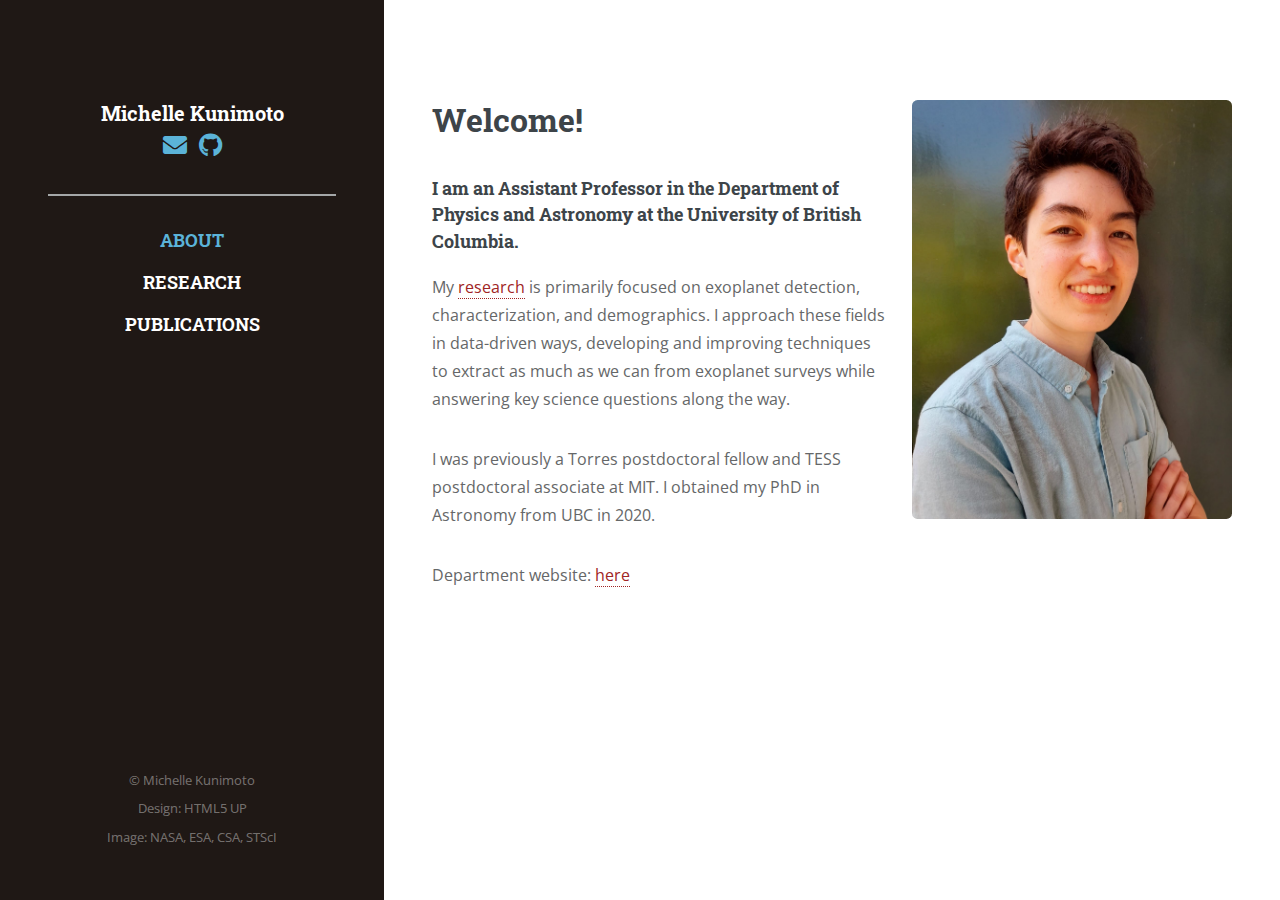
<file: index.html>
<!DOCTYPE HTML>
<!--
	Strata by HTML5 UP
	html5up.net | @ajlkn
	Free for personal and commercial use under the CCA 3.0 license (html5up.net/license)
-->
<html>
	<head>
		<title>About | Michelle Kunimoto</title>
		<meta charset="utf-8" />
		<meta name="viewport" content="width=device-width, initial-scale=1, user-scalable=no" />
		<link rel="stylesheet" href="assets/css/main.css" />
	</head>
	<body class="is-preload">

		<!-- Header -->
			<header id="header">
				<div class="inner">
					<h1>Michelle Kunimoto</h1>
					<center>
						<a href="mailto:mkuni@phas.ubc.ca" style="color:#5bb3d8; font-size:1.5em" class="icon solid fa-envelope"></a>
						&nbsp
						<a href="https://github.com/mkunimoto" style="color:#5bb3d8; font-size:1.5em" class="icon brands fa-github"></a>
					</center>
					<hr>
					<p><a href="index.html"><h4 style="color:#5bb3d8;">About</h4></a></p>
					<p><a href="research.html"><h4>Research</h4></a></p>
					<p><a href="publications.html"><h4>Publications</h4></a></p>
				</div>
			</header>

		<!-- Main -->
			<div id="main">

				<!-- One -->
					<section id="one">
						<span class="image right"><img src="images/IMG-20240624-WA0000.jpg" alt=""></span>
						<header class="major">
							<h2>Welcome!</h2>
						</header>
						<h4>I am an Assistant Professor in the Department of Physics and Astronomy at the University of British Columbia.</h4>
						<p>My <a href="research.html">research</a> is primarily focused on exoplanet detection, characterization, and demographics. I approach these fields in data-driven ways, developing and improving techniques to extract as much as we can from exoplanet surveys while answering key science questions along the way.</p>
						<p>I was previously a Torres postdoctoral fellow and TESS postdoctoral associate at MIT. I obtained my PhD in Astronomy from UBC in 2020.</p>
						<p>Department website: <a href="https://phas.ubc.ca/users/michelle-kunimoto">here</a></p>
					</section>

			</div>

		<!-- Footer -->
			<footer id="footer">
				<div class="inner">
					<ul class="copyright">
						<li>&copy; Michelle Kunimoto</li>
						<li>Design: <a href="http://html5up.net">HTML5 UP</a></li>
						<li>Image: NASA, ESA, CSA, STScI</li>					</ul>
				</div>
			</footer>

		<!-- Scripts -->
			<script src="assets/js/jquery.min.js"></script>
			<script src="assets/js/jquery.poptrox.min.js"></script>
			<script src="assets/js/browser.min.js"></script>
			<script src="assets/js/breakpoints.min.js"></script>
			<script src="assets/js/util.js"></script>
			<script src="assets/js/main.js"></script>

	</body>
</html>
</file>
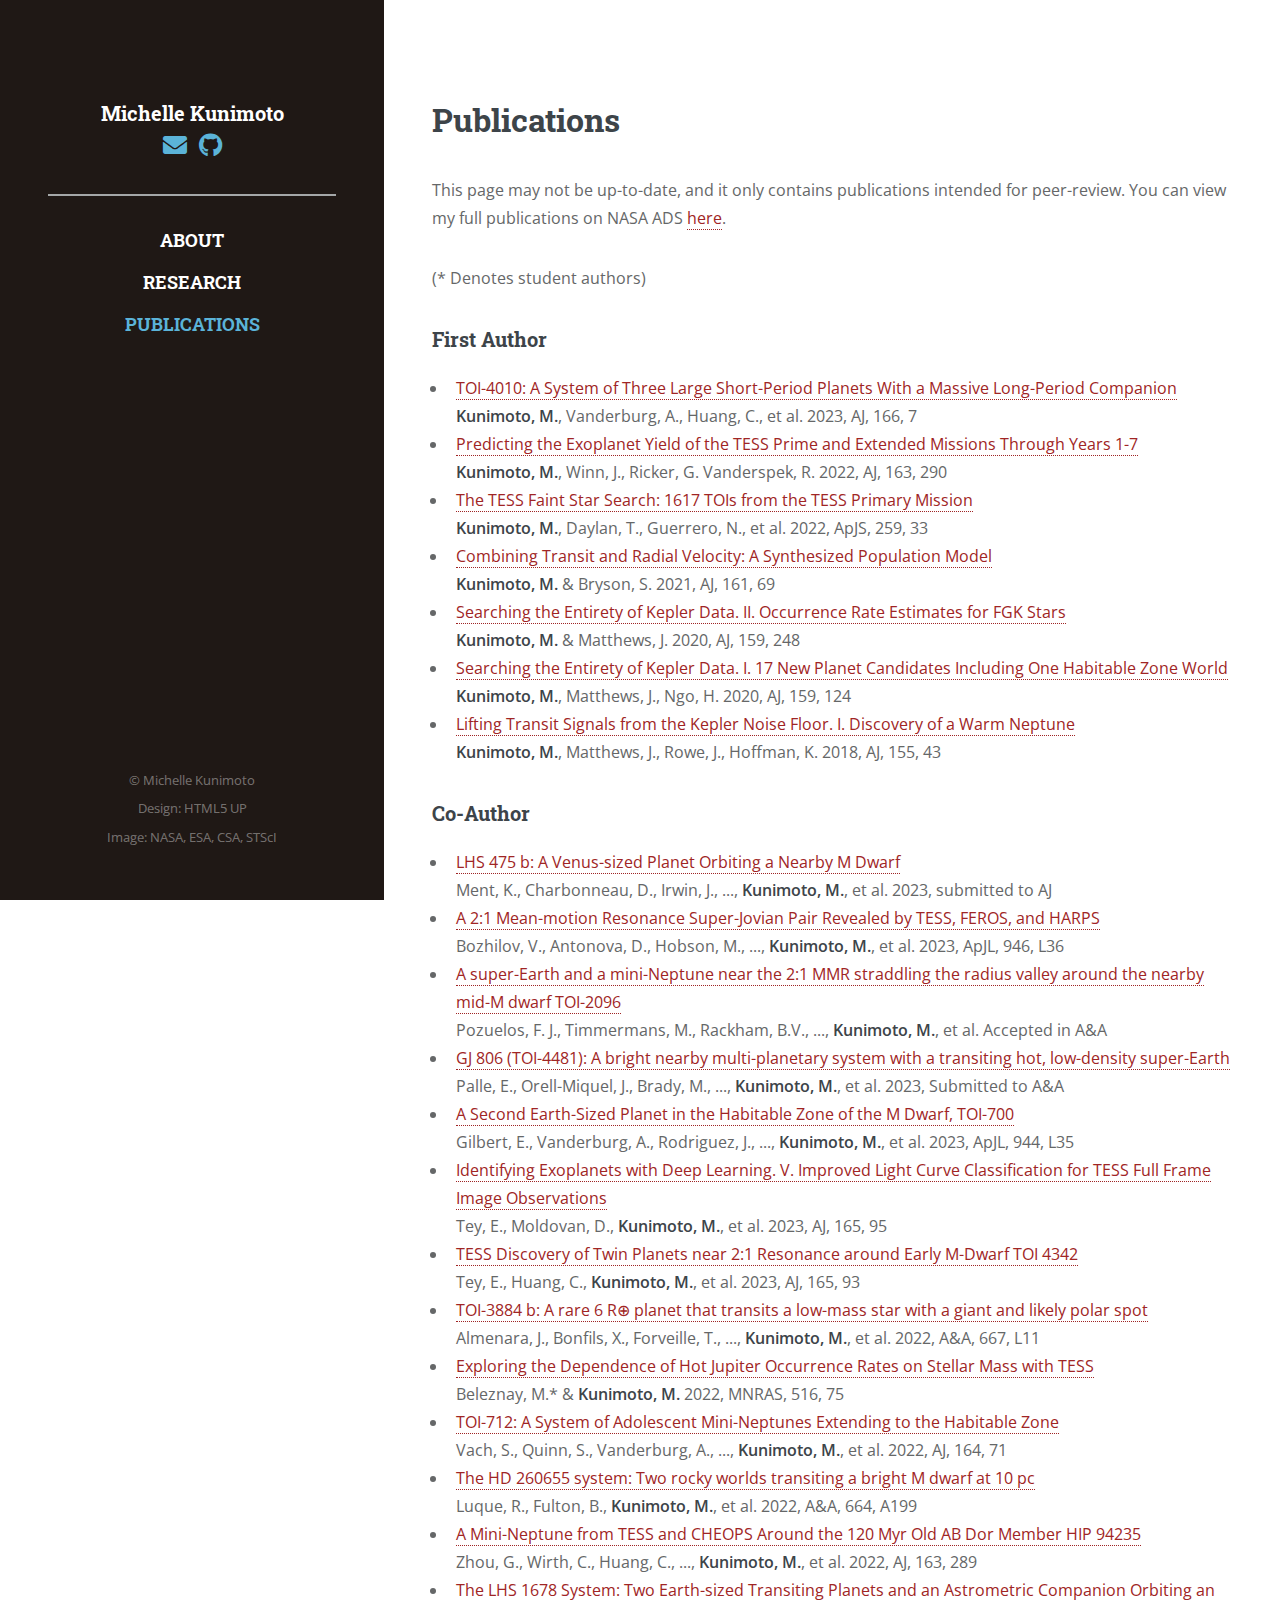
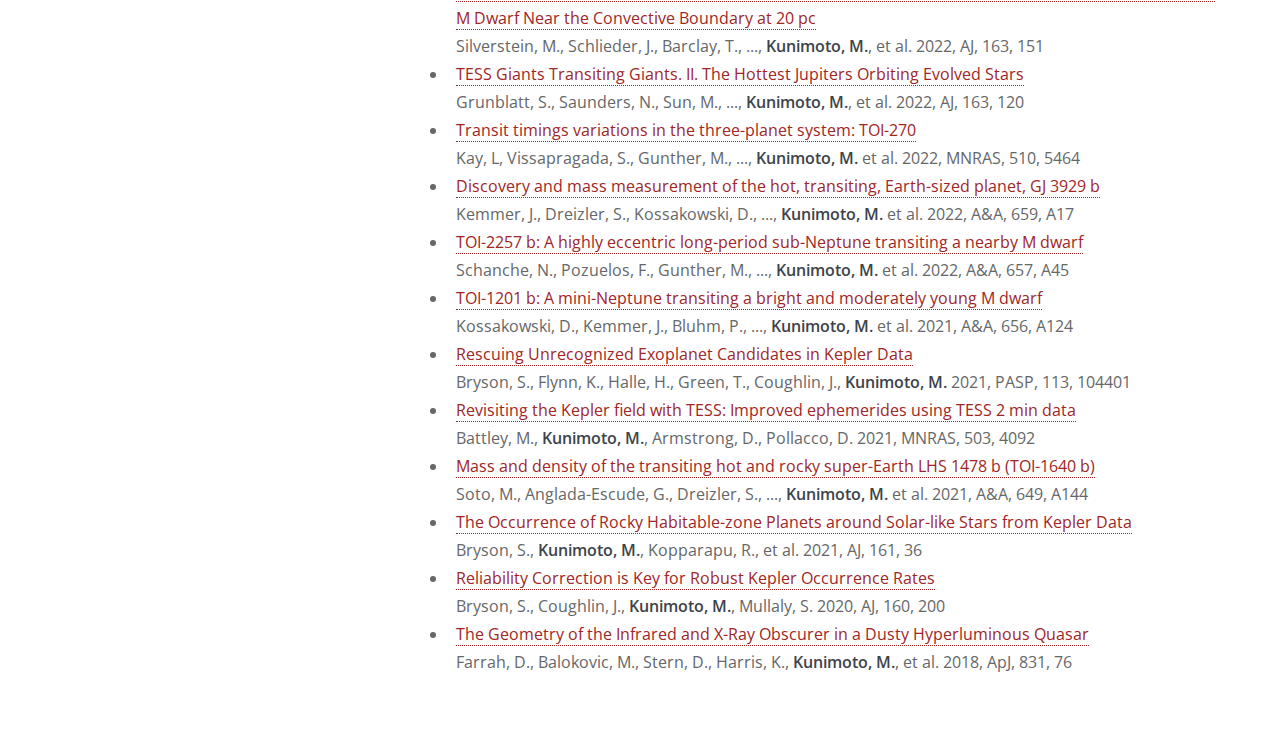
<file: publications.html>
<!DOCTYPE HTML>
<!--
	Strata by HTML5 UP
	html5up.net | @ajlkn
	Free for personal and commercial use under the CCA 3.0 license (html5up.net/license)
-->
<html>
	<head>
		<title>Publications | Michelle Kunimoto</title>
		<meta charset="utf-8" />
		<meta name="viewport" content="width=device-width, initial-scale=1, user-scalable=no" />
		<link rel="stylesheet" href="assets/css/main.css" />
	</head>
	<body class="is-preload">

		<!-- Header -->
			<header id="header">
				<div class="inner">
					<h1>Michelle Kunimoto</h1>
					<center>
						<a href="mailto:mkuni@phas.ubc.ca" style="color:#5bb3d8; font-size:1.5em" class="icon solid fa-envelope"></a>
						&nbsp
						<a href="https://github.com/mkunimoto" style="color:#5bb3d8; font-size:1.5em" class="icon brands fa-github"></a>
					</center>
					<hr>
					<p><a href="index.html"><h4>About</h4></a></p>
					<p><a href="research.html"><h4>Research</h4></a></p>
					<p><a href="publications.html"><h4 style="color:#5bb3d8;">Publications</h4></a></p>
				</div>
			</header>

		<!-- Main -->
			<div id="main">

				<!-- One -->
					<section id="one">
						<header class="major">
							<h2>Publications</h2>
						</header>
						<p>This page may not be up-to-date, and it only contains publications intended for peer-review. You can view my full publications on NASA ADS <a href="https://ui.adsabs.harvard.edu/search/q=author%3A%22Kunimoto%2C%20M.%22&sort=date%20desc%2C%20bibcode%20desc&p_=0">here</a>.</p>
						<p>(* Denotes student authors)</p>
						<h3>First Author</h3>		
						<ul>
							<li><a href="https://ui.adsabs.harvard.edu/abs/2023AJ....166....7K/abstract">TOI-4010: A System of Three Large Short-Period Planets With a Massive Long-Period Companion</a><br><b>Kunimoto, M.</b>, Vanderburg, A., Huang, C., et al. 2023, AJ, 166, 7</li>
							<li><a href="https://ui.adsabs.harvard.edu/abs/2022AJ....163..290K/abstract">Predicting the Exoplanet Yield of the TESS Prime and Extended Missions Through Years 1-7</a><br><b>Kunimoto, M.</b>, Winn, J., Ricker, G. Vanderspek, R. 2022, AJ, 163, 290</li>
							<li><a href="https://ui.adsabs.harvard.edu/abs/2022ApJS..259...33K/abstract">The TESS Faint Star Search: 1617 TOIs from the TESS Primary Mission</a><br><b>Kunimoto, M.</b>, Daylan, T., Guerrero, N., et al. 2022, ApJS, 259, 33</li>
							<li><a href="https://ui.adsabs.harvard.edu/abs/2021AJ....161...69K/abstract">Combining Transit and Radial Velocity: A Synthesized Population Model</a><br><b>Kunimoto, M.</b> & Bryson, S. 2021, AJ, 161, 69</li>
							<li><a href="https://ui.adsabs.harvard.edu/abs/2020AJ....159..248K/abstract">Searching the Entirety of Kepler Data. II. Occurrence Rate Estimates for FGK Stars</a><br><b>Kunimoto, M.</b> & Matthews, J. 2020, AJ, 159, 248</li>
							<li><a href="https://ui.adsabs.harvard.edu/abs/2020AJ....159..124K/abstract">Searching the Entirety of Kepler Data. I. 17 New Planet Candidates Including One Habitable Zone World</a><br><b>Kunimoto, M.</b>, Matthews, J., Ngo, H. 2020, AJ, 159, 124</li>
							<li><a href="https://ui.adsabs.harvard.edu/abs/2018AJ....155...43K/abstract">Lifting Transit Signals from the Kepler Noise Floor. I. Discovery of a Warm Neptune</a><br><b>Kunimoto, M.</b>, Matthews, J., Rowe, J., Hoffman, K. 2018, AJ, 155, 43</li>
						</ul>
						<h3>Co-Author</h3>
						<ul>
							<li><a href="https://ui.adsabs.harvard.edu/abs/2023arXiv230401920M/abstract">LHS 475 b: A Venus-sized Planet Orbiting a Nearby M Dwarf</a><br>Ment, K., Charbonneau, D., Irwin, J., ..., <b>Kunimoto, M.</b>, et al. 2023, submitted to AJ</li>
							<li><a href="https://ui.adsabs.harvard.edu/abs/2023arXiv230106873P/abstract">A 2:1 Mean-motion Resonance Super-Jovian Pair Revealed by TESS, FEROS, and HARPS</a><br>Bozhilov, V., Antonova, D., Hobson, M., ..., <b>Kunimoto, M.</b>, et al. 2023, ApJL, 946, L36</li>
							<li><a href="https://ui.adsabs.harvard.edu/abs/2023arXiv230308174P/abstract">A super-Earth and a mini-Neptune near the 2:1 MMR straddling the radius valley around the nearby mid-M dwarf TOI-2096</a><br>Pozuelos, F. J., Timmermans, M., Rackham, B.V., ..., <b>Kunimoto, M.</b>, et al. Accepted in A&A</li>
							<li><a href="https://ui.adsabs.harvard.edu/abs/2023arXiv230106873P/abstract">GJ 806 (TOI-4481): A bright nearby multi-planetary system with a transiting hot, low-density super-Earth</a><br>Palle, E., Orell-Miquel, J., Brady, M., ..., <b>Kunimoto, M.</b>, et al. 2023, Submitted to A&A</li>
							<li><a href="https://ui.adsabs.harvard.edu/abs/2023ApJ...944L..35G/abstract">A Second Earth-Sized Planet in the Habitable Zone of the M Dwarf, TOI-700</a><br>Gilbert, E., Vanderburg, A., Rodriguez, J., ..., <b>Kunimoto, M.</b>, et al. 2023, ApJL, 944, L35</li>
							<li><a href="https://ui.adsabs.harvard.edu/abs/2023AJ....165...95T/abstract">Identifying Exoplanets with Deep Learning. V. Improved Light Curve Classification for TESS Full Frame Image Observations</a></a><br>Tey, E., Moldovan, D., <b>Kunimoto, M.</b>, et al. 2023, AJ, 165, 95</li>
							<li><a href="https://ui.adsabs.harvard.edu/abs/2023AJ....165...93T/abstract">TESS Discovery of Twin Planets near 2:1 Resonance around Early M-Dwarf TOI 4342</a><br>Tey, E., Huang, C., <b>Kunimoto, M.</b>, et al. 2023, AJ, 165, 93</li>
							<li><a href="https://ui.adsabs.harvard.edu/abs/2022A%26A...667L..11A/abstract">TOI-3884 b: A rare 6 R⊕ planet that transits a low-mass star with a giant and likely polar spot</a><br>Almenara, J., Bonfils, X., Forveille, T., ..., <b>Kunimoto, M.</b>, et al. 2022, A&A, 667, L11</li>
							<li><a href="https://ui.adsabs.harvard.edu/abs/2022MNRAS.516...75B/abstract">Exploring the Dependence of Hot Jupiter Occurrence Rates on Stellar Mass with TESS</a><br>Beleznay, M.* & <b>Kunimoto, M.</b> 2022, MNRAS, 516, 75</li>
							<li><a href="https://ui.adsabs.harvard.edu/abs/2022AJ....164...71V/abstract">TOI-712: A System of Adolescent Mini-Neptunes Extending to the Habitable Zone</a><br>Vach, S., Quinn, S., Vanderburg, A., ..., <b>Kunimoto, M.</b>, et al. 2022, AJ, 164, 71</li>
							<li><a href="https://ui.adsabs.harvard.edu/abs/2022A%26A...664A.199L/abstract">The HD 260655 system: Two rocky worlds transiting a bright M dwarf at 10 pc</a><br>Luque, R., Fulton, B., <b>Kunimoto, M.</b>, et al. 2022, A&A, 664, A199</li>
							<li><a href="https://ui.adsabs.harvard.edu/abs/2022AJ....163..289Z/abstract">A Mini-Neptune from TESS and CHEOPS Around the 120 Myr Old AB Dor Member HIP 94235</a><br>Zhou, G., Wirth, C., Huang, C., ..., <b>Kunimoto, M.</b>, et al. 2022, AJ, 163, 289</li>
							<li><a href="https://ui.adsabs.harvard.edu/abs/2022AJ....163..151S/abstract">The LHS 1678 System: Two Earth-sized Transiting Planets and an Astrometric Companion Orbiting an M Dwarf Near the Convective Boundary at 20 pc</a><br>Silverstein, M., Schlieder, J., Barclay, T., ..., <b>Kunimoto, M.</b>, et al. 2022, AJ, 163, 151</li>
							<li><a href="https://ui.adsabs.harvard.edu/abs/2022AJ....163..120G/abstract">TESS Giants Transiting Giants. II. The Hottest Jupiters Orbiting Evolved Stars</a><br>Grunblatt, S., Saunders, N., Sun, M., ..., <b>Kunimoto, M.</b>, et al. 2022, AJ, 163, 120</li>
							<li><a href="https://ui.adsabs.harvard.edu/abs/2022MNRAS.510.5464K/abstract">Transit timings variations in the three-planet system: TOI-270</a><br>Kay, L, Vissapragada, S., Gunther, M., ..., <b>Kunimoto, M.</b> et al. 2022, MNRAS, 510, 5464</li>
							<li><a href="https://ui.adsabs.harvard.edu/abs/2022A%26A...659A..17K/abstract">Discovery and mass measurement of the hot, transiting, Earth-sized planet, GJ 3929 b</a><br>Kemmer, J., Dreizler, S., Kossakowski, D., ..., <b>Kunimoto, M.</b> et al. 2022, A&A, 659, A17</li>
							<li><a href="https://ui.adsabs.harvard.edu/abs/2022A%26A...657A..45S/abstract">TOI-2257 b: A highly eccentric long-period sub-Neptune transiting a nearby M dwarf</a><br>Schanche, N., Pozuelos, F., Gunther, M., ..., <b>Kunimoto, M.</b> et al. 2022, A&A, 657, A45</li>
							<li><a href="https://ui.adsabs.harvard.edu/abs/2021A%26A...656A.124K/abstract">TOI-1201 b: A mini-Neptune transiting a bright and moderately young M dwarf</a><br>Kossakowski, D., Kemmer, J., Bluhm, P., ..., <b>Kunimoto, M.</b> et al. 2021, A&A, 656, A124</li>
							<li><a href="https://ui.adsabs.harvard.edu/abs/2021PASP..133j4401B/abstract">Rescuing Unrecognized Exoplanet Candidates in Kepler Data</a><br>Bryson, S., Flynn, K., Halle, H., Green, T., Coughlin, J., <b>Kunimoto, M.</b> 2021, PASP, 113, 104401</li>
							<li><a href="https://ui.adsabs.harvard.edu/abs/2021MNRAS.503.4092B/abstract">Revisiting the Kepler field with TESS: Improved ephemerides using TESS 2 min data</a><br>Battley, M., <b>Kunimoto, M.</b>, Armstrong, D., Pollacco, D. 2021, MNRAS, 503, 4092</li>
							<li><a href="https://ui.adsabs.harvard.edu/abs/2021A%26A...649A.144S/abstract">Mass and density of the transiting hot and rocky super-Earth LHS 1478 b (TOI-1640 b)</a><br>Soto, M., Anglada-Escude, G., Dreizler, S., ..., <b>Kunimoto, M.</b> et al. 2021, A&A, 649, A144</li>
							<li><a href="https://ui.adsabs.harvard.edu/abs/2021AJ....161...36B/abstract">The Occurrence of Rocky Habitable-zone Planets around Solar-like Stars from Kepler Data</a><br>Bryson, S., <b>Kunimoto, M.</b>, Kopparapu, R., et al. 2021, AJ, 161, 36</li>
							<li><a href="https://ui.adsabs.harvard.edu/abs/2020AJ....160..200B/abstract">Reliability Correction is Key for Robust Kepler Occurrence Rates</a><br>Bryson, S., Coughlin, J., <b>Kunimoto, M.</b>, Mullaly, S. 2020, AJ, 160, 200</li>
							<li><a href="https://ui.adsabs.harvard.edu/abs/2016ApJ...831...76F/abstract">The Geometry of the Infrared and X-Ray Obscurer in a Dusty Hyperluminous Quasar</a><br>Farrah, D., Balokovic, M., Stern, D., Harris, K., <b>Kunimoto, M.</b>, et al. 2018, ApJ, 831, 76</li>
						</ul>
						


					</section>

			</div>

		<!-- Footer -->
			<footer id="footer">
				<div class="inner">
					<ul class="copyright">
						<li>&copy; Michelle Kunimoto</li>
						<li>Design: <a href="http://html5up.net">HTML5 UP</a></li>
						<li>Image: NASA, ESA, CSA, STScI</li>
					</ul>
				</div>
			</footer>

		<!-- Scripts -->
			<script src="assets/js/jquery.min.js"></script>
			<script src="assets/js/jquery.poptrox.min.js"></script>
			<script src="assets/js/browser.min.js"></script>
			<script src="assets/js/breakpoints.min.js"></script>
			<script src="assets/js/util.js"></script>
			<script src="assets/js/main.js"></script>

	</body>
</html>
</file>
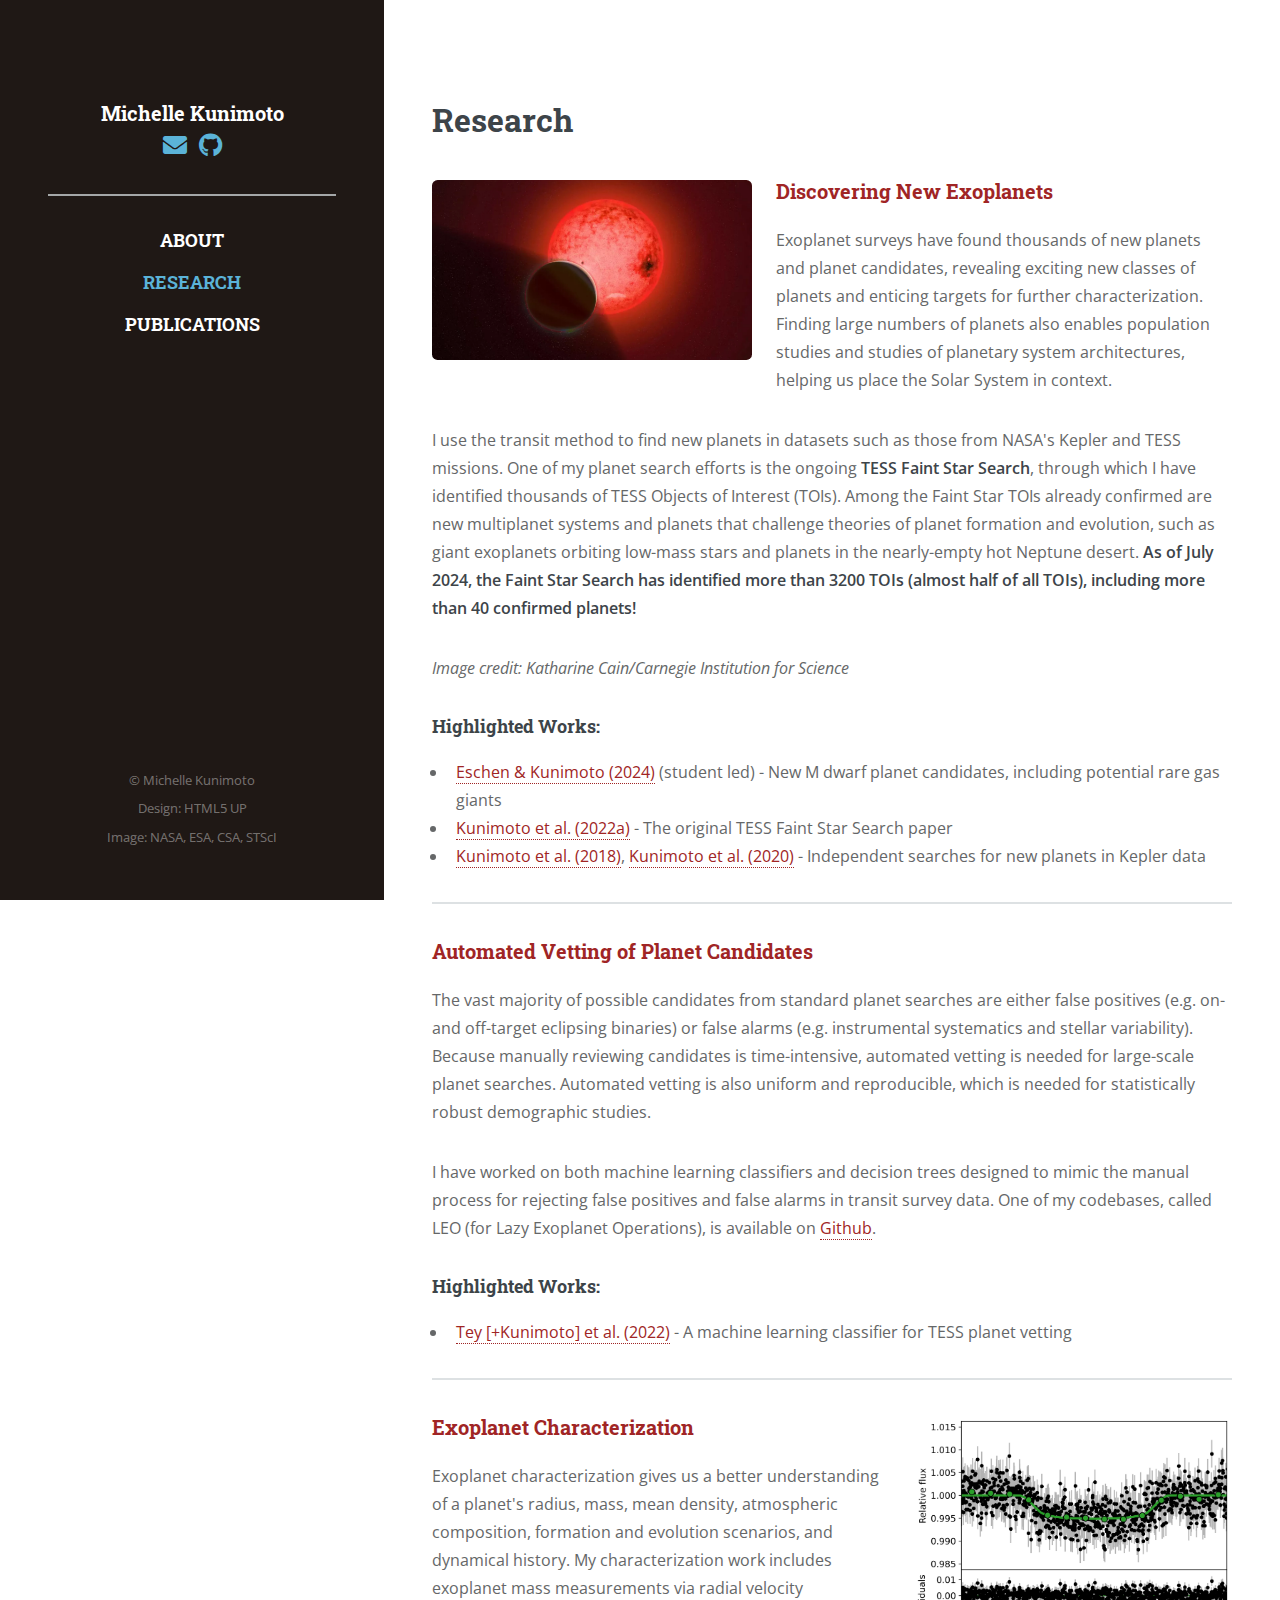
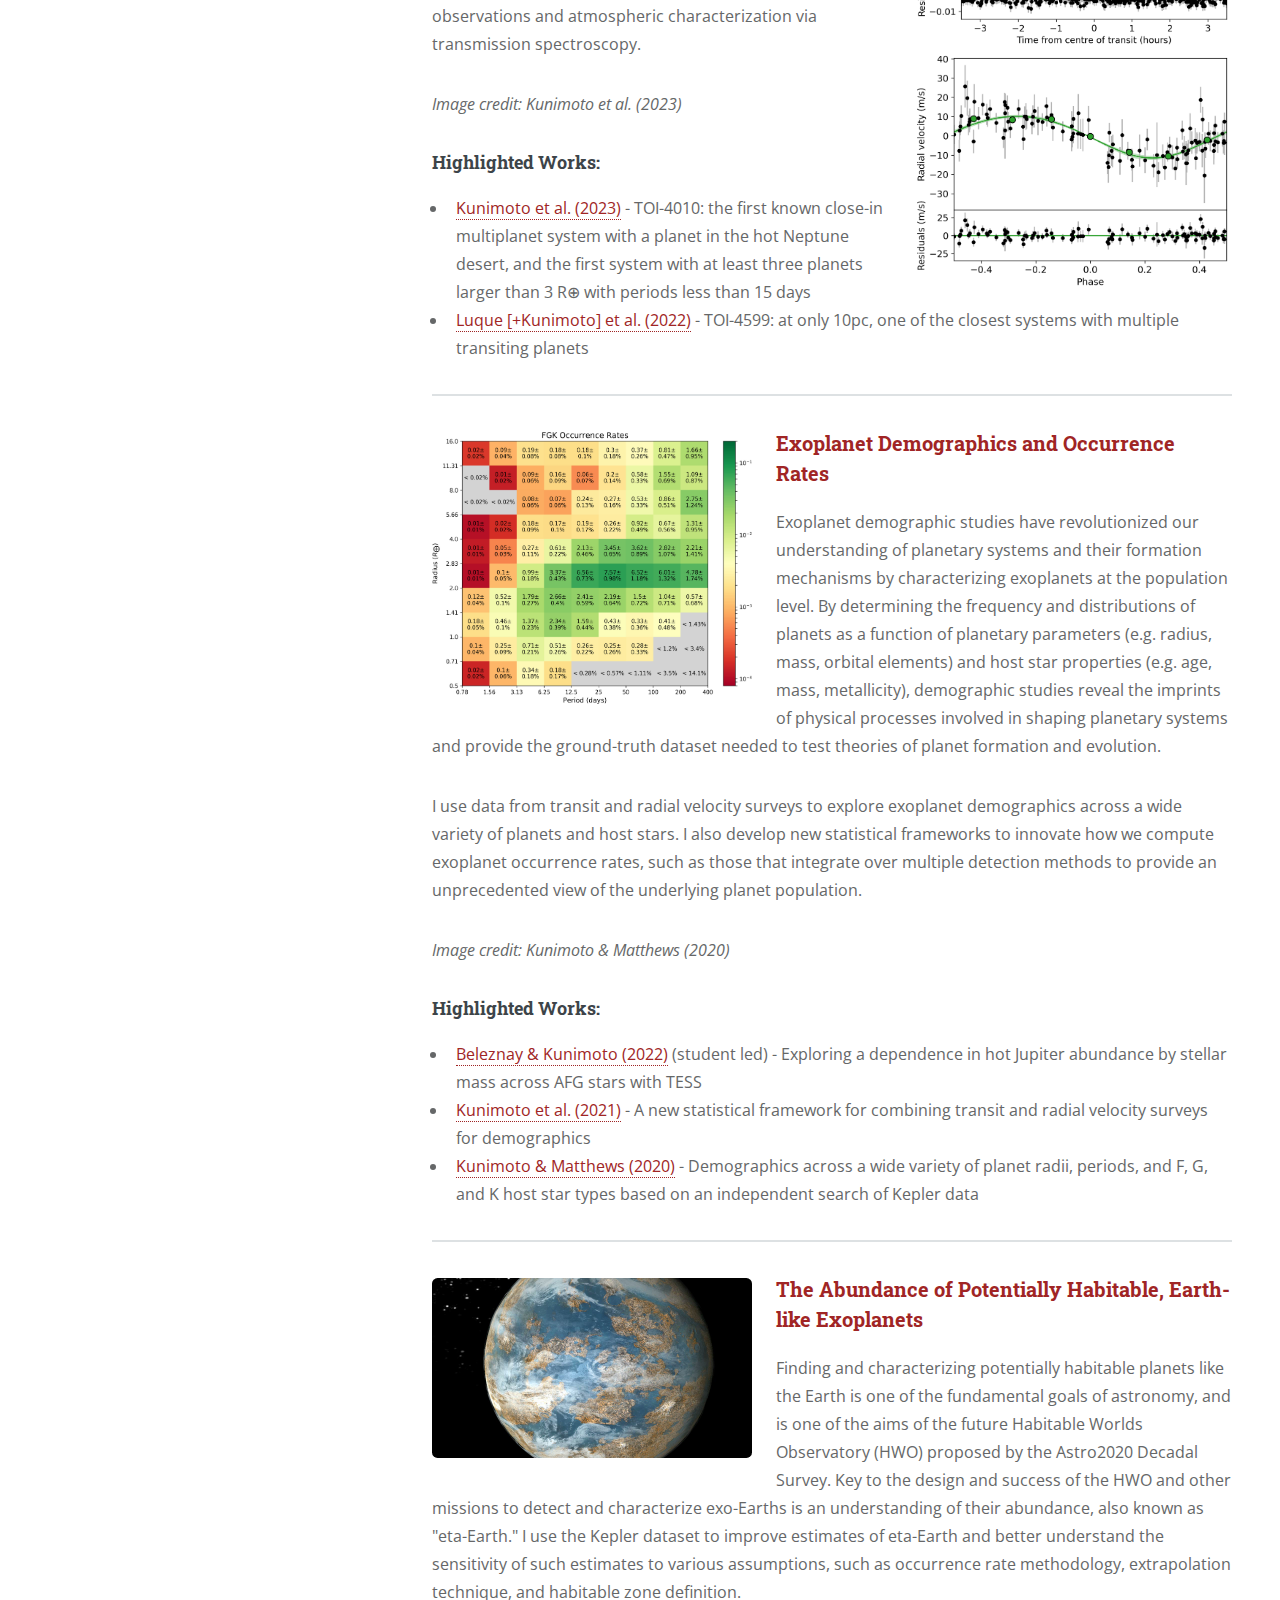
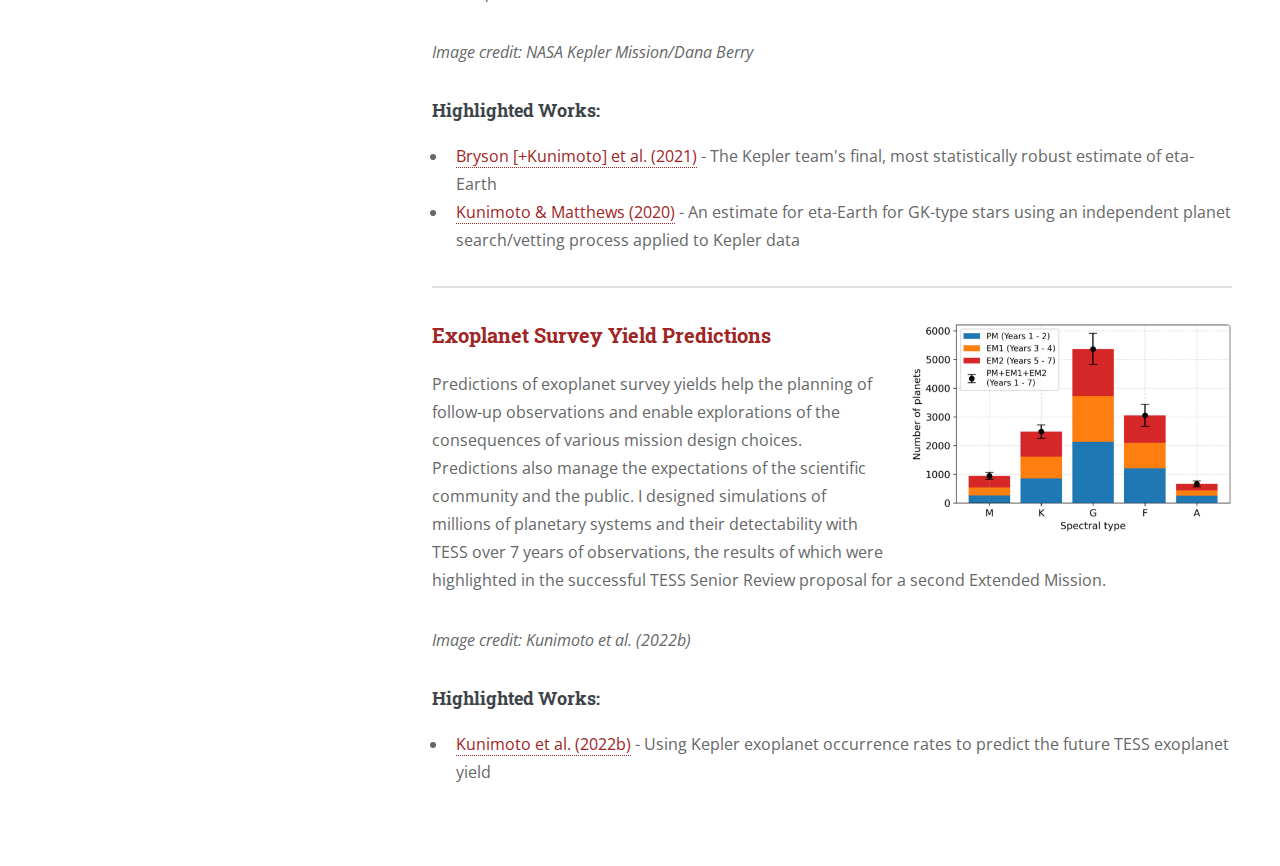
<file: research.html>
<!DOCTYPE HTML>
<!--
	Strata by HTML5 UP
	html5up.net | @ajlkn
	Free for personal and commercial use under the CCA 3.0 license (html5up.net/license)
-->
<html>
	<head>
		<title>Research | Michelle Kunimoto</title>
		<meta charset="utf-8" />
		<meta name="viewport" content="width=device-width, initial-scale=1, user-scalable=no" />
		<link rel="stylesheet" href="assets/css/main.css" />
	</head>
	<body class="is-preload">

		<!-- Header -->
			<header id="header">
				<div class="inner">
					<h1>Michelle Kunimoto</h1>
					<center>
						<a href="mailto:mkuni@phas.ubc.ca" style="color:#5bb3d8; font-size:1.5em" class="icon solid fa-envelope"></a>
						&nbsp
						<a href="https://github.com/mkunimoto" style="color:#5bb3d8; font-size:1.5em" class="icon brands fa-github"></a>
					</center>
					<hr>
					<p><a href="index.html"><h4>About</h4></a></p>
					<p><a href="research.html"><h4 style="color:#5bb3d8;">Research</h4></a></p>
					<p><a href="publications.html"><h4>Publications</h4></a></p>
				</div>
			</header>

		<!-- Main -->
			<div id="main">

				<!-- One -->
					<section id="one">
						<header class="major">
							<h2>Research</h2>
						</header>
						
						<p><span class="image left"><img src="images/toi5205.png" alt=""></span></p>
						<h3 style="color:#a02525">Discovering New Exoplanets</h3>
						<!-- <h3 style="color:#2a6a86">Exoplanet Detection</h3> -->
						
						<p>Exoplanet surveys have found thousands of new planets and planet candidates, revealing exciting new classes of planets and enticing targets for further characterization. Finding large numbers of planets also enables population studies and studies of planetary system architectures, helping us place the Solar System in context.</p>
							
						<p>I use the transit method to find new planets in datasets such as those from NASA's Kepler and TESS missions. One of my planet search efforts is the ongoing <b>TESS Faint Star Search</b>, through which I have identified thousands of TESS Objects of Interest (TOIs). Among the Faint Star TOIs already confirmed are new multiplanet systems and planets that challenge theories of planet formation and evolution, such as giant exoplanets orbiting low-mass stars and planets in the nearly-empty hot Neptune desert. <b>As of July 2024, the Faint Star Search has identified more than 3200 TOIs (almost half of all TOIs), including more than 40 confirmed planets!</b>

						<p><i>Image credit: Katharine Cain/Carnegie Institution for Science</i></p>

						<h4>Highlighted Works:</h4>
						<ul>
							<li><a href="https://ui.adsabs.harvard.edu/abs/2024MNRAS.531.5053E/abstract">Eschen & Kunimoto (2024)</a> (student led) - New M dwarf planet candidates, including potential rare gas giants</li>
							<li><a href="https://ui.adsabs.harvard.edu/abs/2022ApJS..259...33K/abstract">Kunimoto et al. (2022a)</a> - The original TESS Faint Star Search paper</li>
							<li><a href="https://ui.adsabs.harvard.edu/abs/2018AJ....155...43K/abstract">Kunimoto et al. (2018)</a>, <a href="https://ui.adsabs.harvard.edu/abs/2020AJ....159..124K/abstract">Kunimoto et al. (2020)</a> - Independent searches for new planets in Kepler data</li>
						</ul>

						<hr>

						<h3 style="color:#a02525">Automated Vetting of Planet Candidates</h3>
						<p>The vast majority of possible candidates from standard planet searches are either false positives (e.g. on- and off-target eclipsing binaries) or false alarms (e.g. instrumental systematics and stellar variability). Because manually reviewing candidates is time-intensive, automated vetting is needed for large-scale planet searches. Automated vetting is also uniform and reproducible, which is needed for statistically robust demographic studies.</p> 
							
						<p>I have worked on both machine learning classifiers and decision trees designed to mimic the manual process for rejecting false positives and false alarms in transit survey data. One of my codebases, called LEO (for Lazy Exoplanet Operations), is available on <a href="https://github.com/mkunimoto/LEO-vetter">Github</a>.</p>

						<h4>Highlighted Works:</h4>
						<ul>
							<li><a href="https://ui.adsabs.harvard.edu/abs/2023AJ....165...95T/abstract">Tey [+Kunimoto] et al. (2022)</a> - A machine learning classifier for TESS planet vetting</li>
						</ul>
						<hr>

						<p><span class="image right"><img src="images/toi4010.02_lc_website.png" alt=""><img src="images/toi4010.02_rv_website.png" alt=""></span></p>
						<h3 style="color:#a02525">Exoplanet Characterization</h3>

						<p>Exoplanet characterization gives us a better understanding of a planet's radius, mass, mean density, atmospheric composition, formation and evolution scenarios, and dynamical history. My characterization work includes exoplanet mass measurements via radial velocity observations and atmospheric characterization via transmission spectroscopy.

						<p><i>Image credit: Kunimoto et al. (2023)</i></p>

						<h4>Highlighted Works:</h4>
						<ul>
							<li><a href="https://ui.adsabs.harvard.edu/abs/2023AJ....166....7K/abstract">Kunimoto et al. (2023)</a> - TOI-4010: the first known close-in multiplanet system with a planet in the hot Neptune desert, and the first system with at least three planets larger than 3 R⊕ with periods less than 15 days</li>
							<li><a href="https://ui.adsabs.harvard.edu/abs/2022A%26A...664A.199L/abstract">Luque [+Kunimoto] et al. (2022)</a> - TOI-4599: at only 10pc, one of the closest systems with multiple transiting planets</li>
						</ul>

						<hr>

						<p><span class="image left"><img src="images/FGKoccurrence.jpeg" alt=""></span></p>
						<h3 style="color:#a02525">Exoplanet Demographics and Occurrence Rates</h3>

						<p>Exoplanet demographic studies have revolutionized our understanding of planetary systems and their formation mechanisms by characterizing exoplanets at the population level. By determining the frequency and distributions of planets as a function of planetary parameters (e.g. radius, mass, orbital elements) and host star properties (e.g. age, mass, metallicity), demographic studies reveal the imprints of physical processes involved in shaping planetary systems and provide the ground-truth dataset needed to test theories of planet formation and evolution.</p>
							
						<p>I use data from transit and radial velocity surveys to explore exoplanet demographics across a wide variety of planets and host stars. I also develop new statistical frameworks to innovate how we compute exoplanet occurrence rates, such as those that integrate over multiple detection methods to provide an unprecedented view of the underlying planet population.</p>
							
						<p><i>Image credit: Kunimoto & Matthews (2020)</i></p>

						<h4>Highlighted Works:</h4>
						<ul>
							<li><a href="https://ui.adsabs.harvard.edu/abs/2022MNRAS.516...75B/abstract">Beleznay & Kunimoto (2022)</a> (student led) - Exploring a dependence in hot Jupiter abundance by stellar mass across AFG stars with TESS</li>
							<li><a href="https://ui.adsabs.harvard.edu/abs/2021AJ....161...69K/abstract">Kunimoto et al. (2021)</a> - A new statistical framework for combining transit and radial velocity surveys for demographics</li>
							<li><a href="https://ui.adsabs.harvard.edu/abs/2020AJ....159..248K/abstract">Kunimoto & Matthews (2020)</a> - Demographics across a wide variety of planet radii, periods, and F, G, and K host star types based on an independent search of Kepler data</li>
						</ul>

						<hr>

						<p><span class="image left"><img src="images/earthlike2.jpeg" alt=""></span></p>
						<h3 style="color:#a02525">The Abundance of Potentially Habitable, Earth-like Exoplanets</h3>

						<p>Finding and characterizing potentially habitable planets like the Earth is one of the fundamental goals of astronomy, and is one of the aims of the future Habitable Worlds Observatory (HWO) proposed by the Astro2020 Decadal Survey. Key to the design and success of the HWO and other missions to detect and characterize exo-Earths is an understanding of their abundance, also known as "eta-Earth." I use the Kepler dataset to improve estimates of eta-Earth and better understand the sensitivity of such estimates to various assumptions, such as occurrence rate methodology, extrapolation technique, and habitable zone definition.</p>

						<p><i>Image credit: NASA Kepler Mission/Dana Berry</i></p>

						<h4>Highlighted Works:</h4>
						<ul>
							<li><a href="https://ui.adsabs.harvard.edu/abs/2021AJ....161...36B/abstract">Bryson [+Kunimoto] et al. (2021)</a> - The Kepler team's final, most statistically robust estimate of eta-Earth</li>
							<li><a href="https://ui.adsabs.harvard.edu/abs/2020AJ....159..248K/abstract">Kunimoto & Matthews (2020)</a> - An estimate for eta-Earth for GK-type stars using an independent planet search/vetting process applied to Kepler data</li>
						</ul>

						<hr>

						<p><span class="image right"><img src="images/tessyields.png" alt=""></span></p>
						<h3 style="color:#a02525">Exoplanet Survey Yield Predictions</h3>

						<p>Predictions of exoplanet survey yields help the planning of follow-up observations and enable explorations of the consequences of various mission design choices. Predictions also manage the expectations of the scientific community and the public. I designed simulations of millions of planetary systems and their detectability with TESS over 7 years of observations, the results of which were highlighted in the successful TESS Senior Review proposal for a second Extended Mission.</p>

						<p><i>Image credit: Kunimoto et al. (2022b)</i></p>

						<h4>Highlighted Works:</h4>
						<ul>
							<li><a href="https://ui.adsabs.harvard.edu/abs/2022AJ....163..290K/abstract">Kunimoto et al. (2022b)</a> - Using Kepler exoplanet occurrence rates to predict the future TESS exoplanet yield</li>
						</ul>
						
					</section>

			</div>

		<!-- Footer -->
			<footer id="footer">
				<div class="inner">
					<ul class="copyright">
						<li>&copy; Michelle Kunimoto</li>
						<li>Design: <a href="http://html5up.net">HTML5 UP</a></li>
						<li>Image: NASA, ESA, CSA, STScI</li>
					</ul>
				</div>
			</footer>

		<!-- Scripts -->
			<script src="assets/js/jquery.min.js"></script>
			<script src="assets/js/jquery.poptrox.min.js"></script>
			<script src="assets/js/browser.min.js"></script>
			<script src="assets/js/breakpoints.min.js"></script>
			<script src="assets/js/util.js"></script>
			<script src="assets/js/main.js"></script>

	</body>
</html>
</file>
<file: assets/css/main.css>
@import url("fontawesome-all.min.css");
@import url("https://fonts.googleapis.com/css?family=Open+Sans:400,600,400italic,600italic|Roboto+Slab:400,700");

/*
	Strata by HTML5 UP
	html5up.net | @ajlkn
	Free for personal and commercial use under the CCA 3.0 license (html5up.net/license)
*/

html, body, div, span, applet, object,
iframe, h1, h2, h3, h4, h5, h6, p, blockquote,
pre, a, abbr, acronym, address, big, cite,
code, del, dfn, em, img, ins, kbd, q, s, samp,
small, strike, strong, sub, sup, tt, var, b,
u, i, center, dl, dt, dd, ol, ul, li, fieldset,
form, label, legend, table, caption, tbody,
tfoot, thead, tr, th, td, article, aside,
canvas, details, embed, figure, figcaption,
footer, header, hgroup, menu, nav, output, ruby,
section, summary, time, mark, audio, video {
	margin: 0;
	padding: 0;
	border: 0;
	font-size: 100%;
	font: inherit;
	vertical-align: baseline;}

article, aside, details, figcaption, figure,
footer, header, hgroup, menu, nav, section {
	display: block;}

body {
	line-height: 1;
}

ol, ul {
	list-style: none;
}

blockquote, q {
	quotes: none;
}

	blockquote:before, blockquote:after, q:before, q:after {
		content: '';
		content: none;
	}

table {
	border-collapse: collapse;
	border-spacing: 0;
}

body {
	-webkit-text-size-adjust: none;
}

mark {
	background-color: transparent;
	color: inherit;
}

input::-moz-focus-inner {
	border: 0;
	padding: 0;
}

input, select, textarea {
	-moz-appearance: none;
	-webkit-appearance: none;
	-ms-appearance: none;
	appearance: none;
}

/* Basic */

	html {
		box-sizing: border-box;
	}

	*, *:before, *:after {
		box-sizing: inherit;
	}

	body {
		background: #fff;
	}

		body.is-preload *, body.is-preload *:before, body.is-preload *:after {
			-moz-animation: none !important;
			-webkit-animation: none !important;
			-ms-animation: none !important;
			animation: none !important;
			-moz-transition: none !important;
			-webkit-transition: none !important;
			-ms-transition: none !important;
			transition: none !important;
		}

	body, input, select, textarea {
		color: #656768;
		font-family: "Open Sans", sans-serif;
		font-size: 16pt;
		font-weight: 400;
		line-height: 1.75em;
	}

	a {
		-moz-transition: color 0.2s ease-in-out, border-color 0.2s ease-in-out;
		-webkit-transition: color 0.2s ease-in-out, border-color 0.2s ease-in-out;
		-ms-transition: color 0.2s ease-in-out, border-color 0.2s ease-in-out;
		transition: color 0.2s ease-in-out, border-color 0.2s ease-in-out;
		border-bottom: dotted 1px;
		color: #a02525;
		text-decoration: none;
	}

		a:hover {
			border-bottom-color: transparent;
			color: #a02525 !important;
			text-decoration: none;
		}

	strong, b {
		color: #3d4449;
		font-weight: 600;
	}

	em, i {
		font-style: italic;
	}

	p {
		margin: 0 0 2em 0;
	}

	h1, h2, h3, h4, h5, h6 {
		color: #3d4449;
		font-family: "Roboto Slab", serif;
		font-weight: 700;
		line-height: 1.5;
		margin: 0 0 1em 0;
	}

		h1 a, h2 a, h3 a, h4 a, h5 a, h6 a {
			color: inherit;
			text-decoration: none;
		}

	h1 {
		font-size: 4em;
		line-height: 1.3;
	}

	h2 {
		font-size: 1.75em;
	}

	h3 {
		font-size: 1.25em;
	}

	h4 {
		font-size: 1.1em;
	}

	h5 {
		font-size: 0.9em;
	}

	h6 {
		font-size: 0.7em;
	}

	sub {
		font-size: 0.8em;
		position: relative;
		top: 0.5em;
	}

	sup {
		font-size: 0.8em;
		position: relative;
		top: -0.5em;
	}

	hr {
		border: 0;
		border-bottom: solid 2px rgba(210, 215, 217, 0.75);
		margin: 2em 0;
	}

		hr.major {
			margin: 3em 0;
		}

	blockquote {
		border-left: solid 6px rgba(210, 215, 217, 0.75);
		font-style: italic;
		margin: 0 0 2em 0;
		padding: 0.5em 0 0.5em 1.5em;
	}

	code {
		background: rgba(230, 235, 237, 0.25);
		border-radius: 0.35em;
		border: solid 1px rgba(210, 215, 217, 0.75);
		font-family: "Courier New", monospace;
		font-size: 0.9em;
		margin: 0 0.25em;
		padding: 0.25em 0.65em;
	}

	pre {
		-webkit-overflow-scrolling: touch;
		font-family: "Courier New", monospace;
		font-size: 0.9em;
		margin: 0 0 2em 0;
	}

		pre code {
			display: block;
			line-height: 1.75em;
			padding: 1em 1.5em;
			overflow-x: auto;
		}

	.align-left {
		text-align: left;
	}

	.align-center {
		text-align: center;
	}

	.align-right {
		text-align: right;
	}

/* Container */

	.container {
		margin: 0 auto;
		max-width: calc(100% - 4em);
		width: 100%;
	}

		.container.xsmall {
			width: 25%;
		}

		.container.small {
			width: 50%;
		}

		.container.medium {
			width: 75%;
		}

		.container.large {
			width: 125%;
		}

		.container.xlarge {
			width: 150%;
		}

		.container.max {
			width: 100%;
		}

		@media screen and (max-width: 980px) {

			.container {
				width: 100% !important;
				max-width: 100% !important;
			}

		}

		@media screen and (max-width: 480px) {

			.container {
				max-width: calc(100% - 3em);
			}

		}

/* Row */

	.row {
		display: flex;
		flex-wrap: wrap;
		box-sizing: border-box;
		align-items: stretch;
	}

		.row > * {
			box-sizing: border-box;
		}

		.row.gtr-uniform > * > :last-child {
			margin-bottom: 0;
		}

		.row.aln-left {
			justify-content: flex-start;
		}

		.row.aln-center {
			justify-content: center;
		}

		.row.aln-right {
			justify-content: flex-end;
		}

		.row.aln-top {
			align-items: flex-start;
		}

		.row.aln-middle {
			align-items: center;
		}

		.row.aln-bottom {
			align-items: flex-end;
		}

		.row > .imp {
			order: -1;
		}

		.row > .col-1 {
			width: 8.33333%;
		}

		.row > .off-1 {
			margin-left: 8.33333%;
		}

		.row > .col-2 {
			width: 16.66667%;
		}

		.row > .off-2 {
			margin-left: 16.66667%;
		}

		.row > .col-3 {
			width: 25%;
		}

		.row > .off-3 {
			margin-left: 25%;
		}

		.row > .col-4 {
			width: 33.33333%;
		}

		.row > .off-4 {
			margin-left: 33.33333%;
		}

		.row > .col-5 {
			width: 41.66667%;
		}

		.row > .off-5 {
			margin-left: 41.66667%;
		}

		.row > .col-6 {
			width: 50%;
		}

		.row > .off-6 {
			margin-left: 50%;
		}

		.row > .col-7 {
			width: 58.33333%;
		}

		.row > .off-7 {
			margin-left: 58.33333%;
		}

		.row > .col-8 {
			width: 66.66667%;
		}

		.row > .off-8 {
			margin-left: 66.66667%;
		}

		.row > .col-9 {
			width: 75%;
		}

		.row > .off-9 {
			margin-left: 75%;
		}

		.row > .col-10 {
			width: 83.33333%;
		}

		.row > .off-10 {
			margin-left: 83.33333%;
		}

		.row > .col-11 {
			width: 91.66667%;
		}

		.row > .off-11 {
			margin-left: 91.66667%;
		}

		.row > .col-12 {
			width: 100%;
		}

		.row > .off-12 {
			margin-left: 100%;
		}

		.row.gtr-0 {
			margin-top: 0;
			margin-left: 0em;
		}

			.row.gtr-0 > * {
				padding: 0 0 0 0em;
			}

			.row.gtr-0.gtr-uniform {
				margin-top: 0em;
			}

				.row.gtr-0.gtr-uniform > * {
					padding-top: 0em;
				}

		.row.gtr-25 {
			margin-top: 0;
			margin-left: -0.625em;
		}

			.row.gtr-25 > * {
				padding: 0 0 0 0.625em;
			}

			.row.gtr-25.gtr-uniform {
				margin-top: -0.625em;
			}

				.row.gtr-25.gtr-uniform > * {
					padding-top: 0.625em;
				}

		.row.gtr-50 {
			margin-top: 0;
			margin-left: -1.25em;
		}

			.row.gtr-50 > * {
				padding: 0 0 0 1.25em;
			}

			.row.gtr-50.gtr-uniform {
				margin-top: -1.25em;
			}

				.row.gtr-50.gtr-uniform > * {
					padding-top: 1.25em;
				}

		.row {
			margin-top: 0;
			margin-left: -2.5em;
		}

			.row > * {
				padding: 0 0 0 2.5em;
			}

			.row.gtr-uniform {
				margin-top: -2.5em;
			}

				.row.gtr-uniform > * {
					padding-top: 2.5em;
				}

		.row.gtr-150 {
			margin-top: 0;
			margin-left: -3.75em;
		}

			.row.gtr-150 > * {
				padding: 0 0 0 3.75em;
			}

			.row.gtr-150.gtr-uniform {
				margin-top: -3.75em;
			}

				.row.gtr-150.gtr-uniform > * {
					padding-top: 3.75em;
				}

		.row.gtr-200 {
			margin-top: 0;
			margin-left: -5em;
		}

			.row.gtr-200 > * {
				padding: 0 0 0 5em;
			}

			.row.gtr-200.gtr-uniform {
				margin-top: -5em;
			}

				.row.gtr-200.gtr-uniform > * {
					padding-top: 5em;
				}

		@media screen and (max-width: 1800px) {

			.row {
				display: flex;
				flex-wrap: wrap;
				box-sizing: border-box;
				align-items: stretch;
			}

				.row > * {
					box-sizing: border-box;
				}

				.row.gtr-uniform > * > :last-child {
					margin-bottom: 0;
				}

				.row.aln-left {
					justify-content: flex-start;
				}

				.row.aln-center {
					justify-content: center;
				}

				.row.aln-right {
					justify-content: flex-end;
				}

				.row.aln-top {
					align-items: flex-start;
				}

				.row.aln-middle {
					align-items: center;
				}

				.row.aln-bottom {
					align-items: flex-end;
				}

				.row > .imp-xlarge {
					order: -1;
				}

				.row > .col-1-xlarge {
					width: 8.33333%;
				}

				.row > .off-1-xlarge {
					margin-left: 8.33333%;
				}

				.row > .col-2-xlarge {
					width: 16.66667%;
				}

				.row > .off-2-xlarge {
					margin-left: 16.66667%;
				}

				.row > .col-3-xlarge {
					width: 25%;
				}

				.row > .off-3-xlarge {
					margin-left: 25%;
				}

				.row > .col-4-xlarge {
					width: 33.33333%;
				}

				.row > .off-4-xlarge {
					margin-left: 33.33333%;
				}

				.row > .col-5-xlarge {
					width: 41.66667%;
				}

				.row > .off-5-xlarge {
					margin-left: 41.66667%;
				}

				.row > .col-6-xlarge {
					width: 50%;
				}

				.row > .off-6-xlarge {
					margin-left: 50%;
				}

				.row > .col-7-xlarge {
					width: 58.33333%;
				}

				.row > .off-7-xlarge {
					margin-left: 58.33333%;
				}

				.row > .col-8-xlarge {
					width: 66.66667%;
				}

				.row > .off-8-xlarge {
					margin-left: 66.66667%;
				}

				.row > .col-9-xlarge {
					width: 75%;
				}

				.row > .off-9-xlarge {
					margin-left: 75%;
				}

				.row > .col-10-xlarge {
					width: 83.33333%;
				}

				.row > .off-10-xlarge {
					margin-left: 83.33333%;
				}

				.row > .col-11-xlarge {
					width: 91.66667%;
				}

				.row > .off-11-xlarge {
					margin-left: 91.66667%;
				}

				.row > .col-12-xlarge {
					width: 100%;
				}

				.row > .off-12-xlarge {
					margin-left: 100%;
				}

				.row.gtr-0 {
					margin-top: 0;
					margin-left: 0em;
				}

					.row.gtr-0 > * {
						padding: 0 0 0 0em;
					}

					.row.gtr-0.gtr-uniform {
						margin-top: 0em;
					}

						.row.gtr-0.gtr-uniform > * {
							padding-top: 0em;
						}

				.row.gtr-25 {
					margin-top: 0;
					margin-left: -0.625em;
				}

					.row.gtr-25 > * {
						padding: 0 0 0 0.625em;
					}

					.row.gtr-25.gtr-uniform {
						margin-top: -0.625em;
					}

						.row.gtr-25.gtr-uniform > * {
							padding-top: 0.625em;
						}

				.row.gtr-50 {
					margin-top: 0;
					margin-left: -1.25em;
				}

					.row.gtr-50 > * {
						padding: 0 0 0 1.25em;
					}

					.row.gtr-50.gtr-uniform {
						margin-top: -1.25em;
					}

						.row.gtr-50.gtr-uniform > * {
							padding-top: 1.25em;
						}

				.row {
					margin-top: 0;
					margin-left: -2.5em;
				}

					.row > * {
						padding: 0 0 0 2.5em;
					}

					.row.gtr-uniform {
						margin-top: -2.5em;
					}

						.row.gtr-uniform > * {
							padding-top: 2.5em;
						}

				.row.gtr-150 {
					margin-top: 0;
					margin-left: -3.75em;
				}

					.row.gtr-150 > * {
						padding: 0 0 0 3.75em;
					}

					.row.gtr-150.gtr-uniform {
						margin-top: -3.75em;
					}

						.row.gtr-150.gtr-uniform > * {
							padding-top: 3.75em;
						}

				.row.gtr-200 {
					margin-top: 0;
					margin-left: -5em;
				}

					.row.gtr-200 > * {
						padding: 0 0 0 5em;
					}

					.row.gtr-200.gtr-uniform {
						margin-top: -5em;
					}

						.row.gtr-200.gtr-uniform > * {
							padding-top: 5em;
						}

		}

		@media screen and (max-width: 1280px) {

			.row {
				display: flex;
				flex-wrap: wrap;
				box-sizing: border-box;
				align-items: stretch;
			}

				.row > * {
					box-sizing: border-box;
				}

				.row.gtr-uniform > * > :last-child {
					margin-bottom: 0;
				}

				.row.aln-left {
					justify-content: flex-start;
				}

				.row.aln-center {
					justify-content: center;
				}

				.row.aln-right {
					justify-content: flex-end;
				}

				.row.aln-top {
					align-items: flex-start;
				}

				.row.aln-middle {
					align-items: center;
				}

				.row.aln-bottom {
					align-items: flex-end;
				}

				.row > .imp-large {
					order: -1;
				}

				.row > .col-1-large {
					width: 8.33333%;
				}

				.row > .off-1-large {
					margin-left: 8.33333%;
				}

				.row > .col-2-large {
					width: 16.66667%;
				}

				.row > .off-2-large {
					margin-left: 16.66667%;
				}

				.row > .col-3-large {
					width: 25%;
				}

				.row > .off-3-large {
					margin-left: 25%;
				}

				.row > .col-4-large {
					width: 33.33333%;
				}

				.row > .off-4-large {
					margin-left: 33.33333%;
				}

				.row > .col-5-large {
					width: 41.66667%;
				}

				.row > .off-5-large {
					margin-left: 41.66667%;
				}

				.row > .col-6-large {
					width: 50%;
				}

				.row > .off-6-large {
					margin-left: 50%;
				}

				.row > .col-7-large {
					width: 58.33333%;
				}

				.row > .off-7-large {
					margin-left: 58.33333%;
				}

				.row > .col-8-large {
					width: 66.66667%;
				}

				.row > .off-8-large {
					margin-left: 66.66667%;
				}

				.row > .col-9-large {
					width: 75%;
				}

				.row > .off-9-large {
					margin-left: 75%;
				}

				.row > .col-10-large {
					width: 83.33333%;
				}

				.row > .off-10-large {
					margin-left: 83.33333%;
				}

				.row > .col-11-large {
					width: 91.66667%;
				}

				.row > .off-11-large {
					margin-left: 91.66667%;
				}

				.row > .col-12-large {
					width: 100%;
				}

				.row > .off-12-large {
					margin-left: 100%;
				}

				.row.gtr-0 {
					margin-top: 0;
					margin-left: 0em;
				}

					.row.gtr-0 > * {
						padding: 0 0 0 0em;
					}

					.row.gtr-0.gtr-uniform {
						margin-top: 0em;
					}

						.row.gtr-0.gtr-uniform > * {
							padding-top: 0em;
						}

				.row.gtr-25 {
					margin-top: 0;
					margin-left: -0.5em;
				}

					.row.gtr-25 > * {
						padding: 0 0 0 0.5em;
					}

					.row.gtr-25.gtr-uniform {
						margin-top: -0.5em;
					}

						.row.gtr-25.gtr-uniform > * {
							padding-top: 0.5em;
						}

				.row.gtr-50 {
					margin-top: 0;
					margin-left: -1em;
				}

					.row.gtr-50 > * {
						padding: 0 0 0 1em;
					}

					.row.gtr-50.gtr-uniform {
						margin-top: -1em;
					}

						.row.gtr-50.gtr-uniform > * {
							padding-top: 1em;
						}

				.row {
					margin-top: 0;
					margin-left: -2em;
				}

					.row > * {
						padding: 0 0 0 2em;
					}

					.row.gtr-uniform {
						margin-top: -2em;
					}

						.row.gtr-uniform > * {
							padding-top: 2em;
						}

				.row.gtr-150 {
					margin-top: 0;
					margin-left: -3em;
				}

					.row.gtr-150 > * {
						padding: 0 0 0 3em;
					}

					.row.gtr-150.gtr-uniform {
						margin-top: -3em;
					}

						.row.gtr-150.gtr-uniform > * {
							padding-top: 3em;
						}

				.row.gtr-200 {
					margin-top: 0;
					margin-left: -4em;
				}

					.row.gtr-200 > * {
						padding: 0 0 0 4em;
					}

					.row.gtr-200.gtr-uniform {
						margin-top: -4em;
					}

						.row.gtr-200.gtr-uniform > * {
							padding-top: 4em;
						}

		}

		@media screen and (max-width: 980px) {

			.row {
				display: flex;
				flex-wrap: wrap;
				box-sizing: border-box;
				align-items: stretch;
			}

				.row > * {
					box-sizing: border-box;
				}

				.row.gtr-uniform > * > :last-child {
					margin-bottom: 0;
				}

				.row.aln-left {
					justify-content: flex-start;
				}

				.row.aln-center {
					justify-content: center;
				}

				.row.aln-right {
					justify-content: flex-end;
				}

				.row.aln-top {
					align-items: flex-start;
				}

				.row.aln-middle {
					align-items: center;
				}

				.row.aln-bottom {
					align-items: flex-end;
				}

				.row > .imp-medium {
					order: -1;
				}

				.row > .col-1-medium {
					width: 8.33333%;
				}

				.row > .off-1-medium {
					margin-left: 8.33333%;
				}

				.row > .col-2-medium {
					width: 16.66667%;
				}

				.row > .off-2-medium {
					margin-left: 16.66667%;
				}

				.row > .col-3-medium {
					width: 25%;
				}

				.row > .off-3-medium {
					margin-left: 25%;
				}

				.row > .col-4-medium {
					width: 33.33333%;
				}

				.row > .off-4-medium {
					margin-left: 33.33333%;
				}

				.row > .col-5-medium {
					width: 41.66667%;
				}

				.row > .off-5-medium {
					margin-left: 41.66667%;
				}

				.row > .col-6-medium {
					width: 50%;
				}

				.row > .off-6-medium {
					margin-left: 50%;
				}

				.row > .col-7-medium {
					width: 58.33333%;
				}

				.row > .off-7-medium {
					margin-left: 58.33333%;
				}

				.row > .col-8-medium {
					width: 66.66667%;
				}

				.row > .off-8-medium {
					margin-left: 66.66667%;
				}

				.row > .col-9-medium {
					width: 75%;
				}

				.row > .off-9-medium {
					margin-left: 75%;
				}

				.row > .col-10-medium {
					width: 83.33333%;
				}

				.row > .off-10-medium {
					margin-left: 83.33333%;
				}

				.row > .col-11-medium {
					width: 91.66667%;
				}

				.row > .off-11-medium {
					margin-left: 91.66667%;
				}

				.row > .col-12-medium {
					width: 100%;
				}

				.row > .off-12-medium {
					margin-left: 100%;
				}

				.row.gtr-0 {
					margin-top: 0;
					margin-left: 0em;
				}

					.row.gtr-0 > * {
						padding: 0 0 0 0em;
					}

					.row.gtr-0.gtr-uniform {
						margin-top: 0em;
					}

						.row.gtr-0.gtr-uniform > * {
							padding-top: 0em;
						}

				.row.gtr-25 {
					margin-top: 0;
					margin-left: -0.5em;
				}

					.row.gtr-25 > * {
						padding: 0 0 0 0.5em;
					}

					.row.gtr-25.gtr-uniform {
						margin-top: -0.5em;
					}

						.row.gtr-25.gtr-uniform > * {
							padding-top: 0.5em;
						}

				.row.gtr-50 {
					margin-top: 0;
					margin-left: -1em;
				}

					.row.gtr-50 > * {
						padding: 0 0 0 1em;
					}

					.row.gtr-50.gtr-uniform {
						margin-top: -1em;
					}

						.row.gtr-50.gtr-uniform > * {
							padding-top: 1em;
						}

				.row {
					margin-top: 0;
					margin-left: -2em;
				}

					.row > * {
						padding: 0 0 0 2em;
					}

					.row.gtr-uniform {
						margin-top: -2em;
					}

						.row.gtr-uniform > * {
							padding-top: 2em;
						}

				.row.gtr-150 {
					margin-top: 0;
					margin-left: -3em;
				}

					.row.gtr-150 > * {
						padding: 0 0 0 3em;
					}

					.row.gtr-150.gtr-uniform {
						margin-top: -3em;
					}

						.row.gtr-150.gtr-uniform > * {
							padding-top: 3em;
						}

				.row.gtr-200 {
					margin-top: 0;
					margin-left: -4em;
				}

					.row.gtr-200 > * {
						padding: 0 0 0 4em;
					}

					.row.gtr-200.gtr-uniform {
						margin-top: -4em;
					}

						.row.gtr-200.gtr-uniform > * {
							padding-top: 4em;
						}

		}

		@media screen and (max-width: 736px) {

			.row {
				display: flex;
				flex-wrap: wrap;
				box-sizing: border-box;
				align-items: stretch;
			}

				.row > * {
					box-sizing: border-box;
				}

				.row.gtr-uniform > * > :last-child {
					margin-bottom: 0;
				}

				.row.aln-left {
					justify-content: flex-start;
				}

				.row.aln-center {
					justify-content: center;
				}

				.row.aln-right {
					justify-content: flex-end;
				}

				.row.aln-top {
					align-items: flex-start;
				}

				.row.aln-middle {
					align-items: center;
				}

				.row.aln-bottom {
					align-items: flex-end;
				}

				.row > .imp-small {
					order: -1;
				}

				.row > .col-1-small {
					width: 8.33333%;
				}

				.row > .off-1-small {
					margin-left: 8.33333%;
				}

				.row > .col-2-small {
					width: 16.66667%;
				}

				.row > .off-2-small {
					margin-left: 16.66667%;
				}

				.row > .col-3-small {
					width: 25%;
				}

				.row > .off-3-small {
					margin-left: 25%;
				}

				.row > .col-4-small {
					width: 33.33333%;
				}

				.row > .off-4-small {
					margin-left: 33.33333%;
				}

				.row > .col-5-small {
					width: 41.66667%;
				}

				.row > .off-5-small {
					margin-left: 41.66667%;
				}

				.row > .col-6-small {
					width: 50%;
				}

				.row > .off-6-small {
					margin-left: 50%;
				}

				.row > .col-7-small {
					width: 58.33333%;
				}

				.row > .off-7-small {
					margin-left: 58.33333%;
				}

				.row > .col-8-small {
					width: 66.66667%;
				}

				.row > .off-8-small {
					margin-left: 66.66667%;
				}

				.row > .col-9-small {
					width: 75%;
				}

				.row > .off-9-small {
					margin-left: 75%;
				}

				.row > .col-10-small {
					width: 83.33333%;
				}

				.row > .off-10-small {
					margin-left: 83.33333%;
				}

				.row > .col-11-small {
					width: 91.66667%;
				}

				.row > .off-11-small {
					margin-left: 91.66667%;
				}

				.row > .col-12-small {
					width: 100%;
				}

				.row > .off-12-small {
					margin-left: 100%;
				}

				.row.gtr-0 {
					margin-top: 0;
					margin-left: 0em;
				}

					.row.gtr-0 > * {
						padding: 0 0 0 0em;
					}

					.row.gtr-0.gtr-uniform {
						margin-top: 0em;
					}

						.row.gtr-0.gtr-uniform > * {
							padding-top: 0em;
						}

				.row.gtr-25 {
					margin-top: 0;
					margin-left: -0.375em;
				}

					.row.gtr-25 > * {
						padding: 0 0 0 0.375em;
					}

					.row.gtr-25.gtr-uniform {
						margin-top: -0.375em;
					}

						.row.gtr-25.gtr-uniform > * {
							padding-top: 0.375em;
						}

				.row.gtr-50 {
					margin-top: 0;
					margin-left: -0.75em;
				}

					.row.gtr-50 > * {
						padding: 0 0 0 0.75em;
					}

					.row.gtr-50.gtr-uniform {
						margin-top: -0.75em;
					}

						.row.gtr-50.gtr-uniform > * {
							padding-top: 0.75em;
						}

				.row {
					margin-top: 0;
					margin-left: -1.5em;
				}

					.row > * {
						padding: 0 0 0 1.5em;
					}

					.row.gtr-uniform {
						margin-top: -1.5em;
					}

						.row.gtr-uniform > * {
							padding-top: 1.5em;
						}

				.row.gtr-150 {
					margin-top: 0;
					margin-left: -2.25em;
				}

					.row.gtr-150 > * {
						padding: 0 0 0 2.25em;
					}

					.row.gtr-150.gtr-uniform {
						margin-top: -2.25em;
					}

						.row.gtr-150.gtr-uniform > * {
							padding-top: 2.25em;
						}

				.row.gtr-200 {
					margin-top: 0;
					margin-left: -3em;
				}

					.row.gtr-200 > * {
						padding: 0 0 0 3em;
					}

					.row.gtr-200.gtr-uniform {
						margin-top: -3em;
					}

						.row.gtr-200.gtr-uniform > * {
							padding-top: 3em;
						}

		}

		@media screen and (max-width: 480px) {

			.row {
				display: flex;
				flex-wrap: wrap;
				box-sizing: border-box;
				align-items: stretch;
			}

				.row > * {
					box-sizing: border-box;
				}

				.row.gtr-uniform > * > :last-child {
					margin-bottom: 0;
				}

				.row.aln-left {
					justify-content: flex-start;
				}

				.row.aln-center {
					justify-content: center;
				}

				.row.aln-right {
					justify-content: flex-end;
				}

				.row.aln-top {
					align-items: flex-start;
				}

				.row.aln-middle {
					align-items: center;
				}

				.row.aln-bottom {
					align-items: flex-end;
				}

				.row > .imp-xsmall {
					order: -1;
				}

				.row > .col-1-xsmall {
					width: 8.33333%;
				}

				.row > .off-1-xsmall {
					margin-left: 8.33333%;
				}

				.row > .col-2-xsmall {
					width: 16.66667%;
				}

				.row > .off-2-xsmall {
					margin-left: 16.66667%;
				}

				.row > .col-3-xsmall {
					width: 25%;
				}

				.row > .off-3-xsmall {
					margin-left: 25%;
				}

				.row > .col-4-xsmall {
					width: 33.33333%;
				}

				.row > .off-4-xsmall {
					margin-left: 33.33333%;
				}

				.row > .col-5-xsmall {
					width: 41.66667%;
				}

				.row > .off-5-xsmall {
					margin-left: 41.66667%;
				}

				.row > .col-6-xsmall {
					width: 50%;
				}

				.row > .off-6-xsmall {
					margin-left: 50%;
				}

				.row > .col-7-xsmall {
					width: 58.33333%;
				}

				.row > .off-7-xsmall {
					margin-left: 58.33333%;
				}

				.row > .col-8-xsmall {
					width: 66.66667%;
				}

				.row > .off-8-xsmall {
					margin-left: 66.66667%;
				}

				.row > .col-9-xsmall {
					width: 75%;
				}

				.row > .off-9-xsmall {
					margin-left: 75%;
				}

				.row > .col-10-xsmall {
					width: 83.33333%;
				}

				.row > .off-10-xsmall {
					margin-left: 83.33333%;
				}

				.row > .col-11-xsmall {
					width: 91.66667%;
				}

				.row > .off-11-xsmall {
					margin-left: 91.66667%;
				}

				.row > .col-12-xsmall {
					width: 100%;
				}

				.row > .off-12-xsmall {
					margin-left: 100%;
				}

				.row.gtr-0 {
					margin-top: 0;
					margin-left: 0em;
				}

					.row.gtr-0 > * {
						padding: 0 0 0 0em;
					}

					.row.gtr-0.gtr-uniform {
						margin-top: 0em;
					}

						.row.gtr-0.gtr-uniform > * {
							padding-top: 0em;
						}

				.row.gtr-25 {
					margin-top: 0;
					margin-left: -0.375em;
				}

					.row.gtr-25 > * {
						padding: 0 0 0 0.375em;
					}

					.row.gtr-25.gtr-uniform {
						margin-top: -0.375em;
					}

						.row.gtr-25.gtr-uniform > * {
							padding-top: 0.375em;
						}

				.row.gtr-50 {
					margin-top: 0;
					margin-left: -0.75em;
				}

					.row.gtr-50 > * {
						padding: 0 0 0 0.75em;
					}

					.row.gtr-50.gtr-uniform {
						margin-top: -0.75em;
					}

						.row.gtr-50.gtr-uniform > * {
							padding-top: 0.75em;
						}

				.row {
					margin-top: 0;
					margin-left: -1.5em;
				}

					.row > * {
						padding: 0 0 0 1.5em;
					}

					.row.gtr-uniform {
						margin-top: -1.5em;
					}

						.row.gtr-uniform > * {
							padding-top: 1.5em;
						}

				.row.gtr-150 {
					margin-top: 0;
					margin-left: -2.25em;
				}

					.row.gtr-150 > * {
						padding: 0 0 0 2.25em;
					}

					.row.gtr-150.gtr-uniform {
						margin-top: -2.25em;
					}

						.row.gtr-150.gtr-uniform > * {
							padding-top: 2.25em;
						}

				.row.gtr-200 {
					margin-top: 0;
					margin-left: -3em;
				}

					.row.gtr-200 > * {
						padding: 0 0 0 3em;
					}

					.row.gtr-200.gtr-uniform {
						margin-top: -3em;
					}

						.row.gtr-200.gtr-uniform > * {
							padding-top: 3em;
						}

		}

/* Section/Article */

	section.special, article.special {
		text-align: center;
	}

	header p {
		font-family: "Roboto Slab", serif;
		position: relative;
		margin: 0 0 1.5em 0;
	}

	header h2 + p {
		font-size: 1.25em;
		margin-top: -1em;
		line-height: 1.5em;
	}

	header h3 + p {
		font-size: 1.1em;
		margin-top: -0.8em;
		line-height: 1.5em;
	}

	header h4 + p,
	header h5 + p,
	header h6 + p {
		font-size: 0.9em;
		margin-top: -0.6em;
		line-height: 1.5em;
	}

	header.major h2 {
		font-size: 2em;
	}

/* Form */

	form {
		margin: 0 0 2em 0;
	}

	label {
		color: #3d4449;
		display: block;
		font-size: 0.9em;
		font-weight: 400;
		margin: 0 0 1em 0;
	}

	input[type="text"],
	input[type="password"],
	input[type="email"],
	select,
	textarea {
		-moz-appearance: none;
		-webkit-appearance: none;
		-ms-appearance: none;
		appearance: none;
		background: #f7f7f7;
		border-radius: 0.35em;
		border: solid 2px transparent;
		color: inherit;
		display: block;
		outline: 0;
		padding: 0 0.75em;
		text-decoration: none;
		width: 100%;
	}

		input[type="text"]:invalid,
		input[type="password"]:invalid,
		input[type="email"]:invalid,
		select:invalid,
		textarea:invalid {
			box-shadow: none;
		}

		input[type="text"]:focus,
		input[type="password"]:focus,
		input[type="email"]:focus,
		select:focus,
		textarea:focus {
			border-color: #49bf9d;
		}

	select {
		background-image: url("data:image/svg+xml;charset=utf8,%3Csvg xmlns='http://www.w3.org/2000/svg' width='40' height='40' preserveAspectRatio='none' viewBox='0 0 40 40'%3E%3Cpath d='M9.4,12.3l10.4,10.4l10.4-10.4c0.2-0.2,0.5-0.4,0.9-0.4c0.3,0,0.6,0.1,0.9,0.4l3.3,3.3c0.2,0.2,0.4,0.5,0.4,0.9 c0,0.4-0.1,0.6-0.4,0.9L20.7,31.9c-0.2,0.2-0.5,0.4-0.9,0.4c-0.3,0-0.6-0.1-0.9-0.4L4.3,17.3c-0.2-0.2-0.4-0.5-0.4-0.9 c0-0.4,0.1-0.6,0.4-0.9l3.3-3.3c0.2-0.2,0.5-0.4,0.9-0.4S9.1,12.1,9.4,12.3z' fill='%23dfdfdf' /%3E%3C/svg%3E");
		background-size: 1.25rem;
		background-repeat: no-repeat;
		background-position: calc(100% - 1rem) center;
		height: 2.75em;
		padding-right: 2.75em;
		text-overflow: ellipsis;
	}

		select option {
			color: #787878;
			background: #fff;
		}

		select:focus::-ms-value {
			background-color: transparent;
		}

		select::-ms-expand {
			display: none;
		}

	input[type="text"],
	input[type="password"],
	input[type="email"],
	select {
		height: 2.75em;
	}

	textarea {
		padding: 0.75em;
	}

	input[type="checkbox"],
	input[type="radio"] {
		-moz-appearance: none;
		-webkit-appearance: none;
		-ms-appearance: none;
		appearance: none;
		display: block;
		float: left;
		margin-right: -2em;
		opacity: 0;
		width: 1em;
		z-index: -1;
	}

		input[type="checkbox"] + label,
		input[type="radio"] + label {
			text-decoration: none;
			color: #a2a2a2;
			cursor: pointer;
			display: inline-block;
			font-size: 1em;
			font-weight: 400;
			padding-left: 2.4em;
			padding-right: 0.75em;
			position: relative;
		}

			input[type="checkbox"] + label:before,
			input[type="radio"] + label:before {
				-moz-osx-font-smoothing: grayscale;
				-webkit-font-smoothing: antialiased;
				display: inline-block;
				font-style: normal;
				font-variant: normal;
				text-rendering: auto;
				line-height: 1;
				text-transform: none !important;
				font-family: 'Font Awesome 5 Free';
				font-weight: 900;
			}

			input[type="checkbox"] + label:before,
			input[type="radio"] + label:before {
				background: #f7f7f7;
				border-radius: 0.35em;
				border: solid 2px transparent;
				content: '';
				display: inline-block;
				font-size: 0.8em;
				height: 2.0625em;
				left: 0;
				line-height: 1.85625em;
				position: absolute;
				text-align: center;
				top: 0;
				width: 2.0625em;
			}

		input[type="checkbox"]:checked + label:before,
		input[type="radio"]:checked + label:before {
			background: #787878;
			border-color: #787878;
			color: #fff;
			content: '\f00c';
		}

		input[type="checkbox"]:focus + label:before,
		input[type="radio"]:focus + label:before {
			border-color: #49bf9d;
		}

	input[type="checkbox"] + label:before {
		border-radius: 0.35em;
	}

	input[type="radio"] + label:before {
		border-radius: 100%;
	}

	::-webkit-input-placeholder {
		color: #b2b2b2 !important;
		opacity: 1.0;
	}

	:-moz-placeholder {
		color: #b2b2b2 !important;
		opacity: 1.0;
	}

	::-moz-placeholder {
		color: #b2b2b2 !important;
		opacity: 1.0;
	}

	:-ms-input-placeholder {
		color: #b2b2b2 !important;
		opacity: 1.0;
	}

/* Box */

	.box {
		border-radius: 0.35em;
		border: solid 2px #efefef;
		margin-bottom: 2em;
		padding: 1.5em;
	}

		.box > :last-child,
		.box > :last-child > :last-child,
		.box > :last-child > :last-child > :last-child {
			margin-bottom: 0;
		}

		.box.alt {
			border: 0;
			border-radius: 0;
			padding: 0;
		}

/* Icon */

	.icon {
		text-decoration: none;
		border-bottom: none;
		position: relative;
	}

		.icon:before {
			-moz-osx-font-smoothing: grayscale;
			-webkit-font-smoothing: antialiased;
			display: inline-block;
			font-style: normal;
			font-variant: normal;
			text-rendering: auto;
			line-height: 1;
			text-transform: none !important;
			font-family: 'Font Awesome 5 Free';
			font-weight: 400;
		}

		.icon > .label {
			display: none;
		}

		.icon:before {
			line-height: inherit;
		}

		.icon.solid:before {
			font-weight: 900;
		}

		.icon.brands:before {
			font-family: 'Font Awesome 5 Brands';
		}

/* Image */

	.image {
		border-radius: 0.35em;
		border: 0;
		display: inline-block;
		position: relative;
	}

		.image:before {
			-moz-transition: opacity 0.2s ease-in-out;
			-webkit-transition: opacity 0.2s ease-in-out;
			-ms-transition: opacity 0.2s ease-in-out;
			transition: opacity 0.2s ease-in-out;
			/* background: url("images/overlay.png"); */
			border-radius: 0.35em;
			content: '';
			display: block;
			height: 100%;
			left: 0;
			opacity: 0.5;
			position: absolute;
			top: 0;
			width: 100%;
		}

		.image.thumb {
			text-align: center;
		}

			.image.thumb:after {
				-moz-transition: opacity 0.2s ease-in-out;
				-webkit-transition: opacity 0.2s ease-in-out;
				-ms-transition: opacity 0.2s ease-in-out;
				transition: opacity 0.2s ease-in-out;
				border-radius: 0.35em;
				border: solid 3px rgba(255, 255, 255, 0.5);
				color: #fff;
				content: 'View';
				display: inline-block;
				font-size: 0.8em;
				font-weight: 400;
				left: 50%;
				line-height: 2.25em;
				margin: -1.25em 0 0 -3em;
				opacity: 0;
				padding: 0 1.5em;
				position: absolute;
				text-align: center;
				text-decoration: none;
				top: 50%;
				white-space: nowrap;
			}

			.image.thumb:hover:after {
				opacity: 1.0;
			}

			.image.thumb:hover:before {
				background: url("images/overlay.png"), url("images/overlay.png");
				opacity: 1.0;
			}

		.image img {
			border-radius: 0.35em;
			display: block;
		}

		.image.left {
			float: left;
			margin: 0 1.5em 1em 0;
			top: 0.25em;
		}

		.image.right {
			float: right;
			margin: 0 0 1em 1.5em;
			top: 0.25em;
		}

		.image.left, .image.right {
			max-width: 40%;
		}

			.image.left img, .image.right img {
				width: 100%;
			}

		.image.fit {
			display: block;
			margin: 0 0 2em 0;
			width: 100%;
		}

			.image.fit img {
				width: 100%;
			}

		.image.avatar {
			border-radius: 100%;
		}

			.image.avatar:before {
				display: none;
			}

			.image.avatar img {
				border-radius: 100%;
				width: 100%;
			}

/* List */

	ol {
		list-style: decimal;
		margin: 0 0 2em 0;
		padding-left: 1.25em;
	}

		ol li {
			padding-left: 0.25em;
		}

	ul {
		list-style: disc;
		margin: 0 0 2em 0;
		padding-left: 1em;
	}

		ul li {
			padding-left: 0.5em;
		}

		ul.alt {
			list-style: none;
			padding-left: 0;
		}

			ul.alt li {
				border-top: solid 2px #efefef;
				padding: 0.5em 0;
			}

				ul.alt li:first-child {
					border-top: 0;
					padding-top: 0;
				}

	dl {
		margin: 0 0 2em 0;
	}

/* Icons */

	ul.icons {
		cursor: default;
		list-style: none;
		padding-left: 0;
	}

		ul.icons li {
			display: inline-block;
			padding: 0 1em 0 0;
		}

			ul.icons li:last-child {
				padding-right: 0;
			}

			ul.icons li .icon:before {
				font-size: 1.5em;
			}

/* Labeled Icons */

	ul.labeled-icons {
		list-style: none;
		padding: 0;
	}

		ul.labeled-icons li {
			line-height: 1.75em;
			margin: 1.5em 0 0 0;
			padding-left: 2.25em;
			position: relative;
		}

			ul.labeled-icons li:first-child {
				margin-top: 0;
			}

			ul.labeled-icons li a {
				color: inherit;
			}

			ul.labeled-icons li h3 {
				color: #b2b2b2;
				left: 0;
				position: absolute;
				text-align: center;
				top: 0;
				width: 1em;
			}

/* Actions */

	ul.actions {
		display: -moz-flex;
		display: -webkit-flex;
		display: -ms-flex;
		display: flex;
		cursor: default;
		list-style: none;
		margin-left: -1em;
		padding-left: 0;
	}

		ul.actions li {
			padding: 0 0 0 1em;
			vertical-align: middle;
		}

		ul.actions.special {
			-moz-justify-content: center;
			-webkit-justify-content: center;
			-ms-justify-content: center;
			justify-content: center;
			width: 100%;
			margin-left: 0;
		}

			ul.actions.special li:first-child {
				padding-left: 0;
			}

		ul.actions.stacked {
			-moz-flex-direction: column;
			-webkit-flex-direction: column;
			-ms-flex-direction: column;
			flex-direction: column;
			margin-left: 0;
		}

			ul.actions.stacked li {
				padding: 1.3em 0 0 0;
			}

				ul.actions.stacked li:first-child {
					padding-top: 0;
				}

		ul.actions.fit {
			width: calc(100% + 1em);
		}

			ul.actions.fit li {
				-moz-flex-grow: 1;
				-webkit-flex-grow: 1;
				-ms-flex-grow: 1;
				flex-grow: 1;
				-moz-flex-shrink: 1;
				-webkit-flex-shrink: 1;
				-ms-flex-shrink: 1;
				flex-shrink: 1;
				width: 100%;
			}

				ul.actions.fit li > * {
					width: 100%;
				}

			ul.actions.fit.stacked {
				width: 100%;
			}

		@media screen and (max-width: 480px) {

			ul.actions:not(.fixed) {
				-moz-flex-direction: column;
				-webkit-flex-direction: column;
				-ms-flex-direction: column;
				flex-direction: column;
				margin-left: 0;
				width: 100% !important;
			}

				ul.actions:not(.fixed) li {
					-moz-flex-grow: 1;
					-webkit-flex-grow: 1;
					-ms-flex-grow: 1;
					flex-grow: 1;
					-moz-flex-shrink: 1;
					-webkit-flex-shrink: 1;
					-ms-flex-shrink: 1;
					flex-shrink: 1;
					padding: 1em 0 0 0;
					text-align: center;
					width: 100%;
				}

					ul.actions:not(.fixed) li > * {
						width: 100%;
					}

					ul.actions:not(.fixed) li:first-child {
						padding-top: 0;
					}

					ul.actions:not(.fixed) li input[type="submit"],
					ul.actions:not(.fixed) li input[type="reset"],
					ul.actions:not(.fixed) li input[type="button"],
					ul.actions:not(.fixed) li button,
					ul.actions:not(.fixed) li .button {
						width: 100%;
					}

						ul.actions:not(.fixed) li input[type="submit"].icon:before,
						ul.actions:not(.fixed) li input[type="reset"].icon:before,
						ul.actions:not(.fixed) li input[type="button"].icon:before,
						ul.actions:not(.fixed) li button.icon:before,
						ul.actions:not(.fixed) li .button.icon:before {
							margin-left: -0.5em;
						}

		}

/* Table */

	.table-wrapper {
		-webkit-overflow-scrolling: touch;
		overflow-x: auto;
	}

	table {
		margin: 0 0 2em 0;
		width: 100%;
	}

		table tbody tr {
			border: solid 1px #efefef;
			border-left: 0;
			border-right: 0;
		}

			table tbody tr:nth-child(2n + 1) {
				background-color: #f7f7f7;
			}

		table td {
			padding: 0.75em 0.75em;
		}

		table th {
			color: #787878;
			font-size: 0.9em;
			font-weight: 400;
			padding: 0 0.75em 0.75em 0.75em;
			text-align: left;
		}

		table thead {
			border-bottom: solid 2px #efefef;
		}

		table tfoot {
			border-top: solid 2px #efefef;
		}

		table.alt {
			border-collapse: separate;
		}

			table.alt tbody tr td {
				border: solid 2px #efefef;
				border-left-width: 0;
				border-top-width: 0;
			}

				table.alt tbody tr td:first-child {
					border-left-width: 2px;
				}

			table.alt tbody tr:first-child td {
				border-top-width: 2px;
			}

			table.alt thead {
				border-bottom: 0;
			}

			table.alt tfoot {
				border-top: 0;
			}

/* Button */

	input[type="submit"],
	input[type="reset"],
	input[type="button"],
	.button {
		-moz-appearance: none;
		-webkit-appearance: none;
		-ms-appearance: none;
		appearance: none;
		-moz-transition: background-color 0.2s ease-in-out, color 0.2s ease-in-out, border-color 0.2s ease-in-out;
		-webkit-transition: background-color 0.2s ease-in-out, color 0.2s ease-in-out, border-color 0.2s ease-in-out;
		-ms-transition: background-color 0.2s ease-in-out, color 0.2s ease-in-out, border-color 0.2s ease-in-out;
		transition: background-color 0.2s ease-in-out, color 0.2s ease-in-out, border-color 0.2s ease-in-out;
		background-color: transparent;
		border-radius: 0.35em;
		border: solid 3px rgba(210, 215, 217, 0.75);
		color: #787878 !important;
		cursor: pointer;
		display: inline-block;
		font-weight: 400;
		height: 3.15em;
		height: calc(2.75em + 6px);
		line-height: 2.75em;
		min-width: 10em;
		padding: 0 1.5em;
		text-align: center;
		text-decoration: none;
		white-space: nowrap;
	}

		input[type="submit"]:hover,
		input[type="reset"]:hover,
		input[type="button"]:hover,
		.button:hover {
			border-color: #5bb3d8;
			color: #5bb3d8 !important;
		}

		input[type="submit"]:active,
		input[type="reset"]:active,
		input[type="button"]:active,
		.button:active {
			background-color: rgba(73, 191, 157, 0.1);
			border-color: #5bb3d8;
			color: #5bb3d8 !important;
		}

		input[type="submit"].icon,
		input[type="reset"].icon,
		input[type="button"].icon,
		.button.icon {
			padding-left: 1.35em;
		}

			input[type="submit"].icon:before,
			input[type="reset"].icon:before,
			input[type="button"].icon:before,
			.button.icon:before {
				margin-right: 0.5em;
			}

		input[type="submit"].fit,
		input[type="reset"].fit,
		input[type="button"].fit,
		.button.fit {
			min-width: 0;
			width: 100%;
		}

		input[type="submit"].small,
		input[type="reset"].small,
		input[type="button"].small,
		.button.small {
			font-size: 0.8em;
		}

		input[type="submit"].large,
		input[type="reset"].large,
		input[type="button"].large,
		.button.large {
			font-size: 1.35em;
		}

		input[type="submit"].primary,
		input[type="reset"].primary,
		input[type="button"].primary,
		.button.primary {
			background-color: #49bf9d;
			border-color: #49bf9d;
			color: #ffffff !important;
		}

			input[type="submit"].primary:hover,
			input[type="reset"].primary:hover,
			input[type="button"].primary:hover,
			.button.primary:hover {
				background-color: #5cc6a7;
				border-color: #5cc6a7;
			}

			input[type="submit"].primary:active,
			input[type="reset"].primary:active,
			input[type="button"].primary:active,
			.button.primary:active {
				background-color: #3eb08f;
				border-color: #3eb08f;
			}

		input[type="submit"].disabled, input[type="submit"]:disabled,
		input[type="reset"].disabled,
		input[type="reset"]:disabled,
		input[type="button"].disabled,
		input[type="button"]:disabled,
		.button.disabled,
		.button:disabled {
			background-color: #e7e7e7 !important;
			border-color: #e7e7e7 !important;
			color: #b2b2b2 !important;
			cursor: default;
		}

/* Work Item */

	.work-item {
		margin: 0 0 2em 0;
	}

		.work-item .image {
			margin: 0 0 1.5em 0;
		}

		.work-item h3 {
			font-size: 1em;
			margin: 0 0 0.5em 0;
		}

		.work-item p {
			font-size: 0.8em;
			line-height: 1.5em;
			margin: 0;
		}

/* Header */

	#header {
		display: -moz-flex;
		display: -webkit-flex;
		display: -ms-flex;
		display: flex;
		-moz-flex-direction: column;
		-webkit-flex-direction: column;
		-ms-flex-direction: column;
		flex-direction: column;
		-moz-align-items: -moz-flex-end;
		-webkit-align-items: -webkit-flex-end;
		-ms-align-items: -ms-flex-end;
		align-items: flex-end;
		-moz-justify-content: space-between;
		-webkit-justify-content: space-between;
		-ms-justify-content: space-between;
		justify-content: space-between;
		background-color: #1f1815;
		background-attachment: scroll,								scroll;
		background-image: url("https://cdn.britannica.com/61/234061-050-6D985ED2/Carina-Nebula-Cosmic-Cliffs-NGC-3324-James-Webb-Space-Telescope-NIRCam.jpg");
		background-position: top left,							top left;
		background-repeat: repeat,								no-repeat;
		background-size: auto,								150%;
		color: rgba(255, 255, 255, 0.5);
		height: 100%;
		left: 0;
		padding: 8em 4em;
		position: fixed;
		text-align: right;
		top: 0;
		width: 25%;
	}

		#header > * {
			-moz-flex-shrink: 0;
			-webkit-flex-shrink: 0;
			-ms-flex-shrink: 0;
			flex-shrink: 0;
			width: 100%;
		}

		#header > .inner {
			-moz-flex-grow: 1;
			-webkit-flex-grow: 1;
			-ms-flex-grow: 1;
			flex-grow: 1;
			margin: 0 0 2em 0;
		}

		#header strong, #header b {
			color: #ffffff;
		}

		#header h2, #header h3, #header h4, #header h5, #header h6 {
			color: #ffffff;
			text-align: center;
			text-transform: uppercase;
		}

		#header h1 {
			color: #ffffff;
			text-align: center;
			font-size: 1.35em;
			line-height: 1.75em;
			margin: 0;
		}

		#header a {
			border-bottom: 0px;
		}

		#header a {
			border-bottom: 0px;
		}

		#header .image.avatar {
			margin: 0 0 1em 0;
			width: 6.25em;
		}

/* Footer */

	#footer .icons {
		margin: 1em 0 0 0;
	}

		#footer .icons a {
			color: rgba(255, 255, 255, 0.4);
		}

	#footer .copyright {
		color: rgba(255, 255, 255, 0.4);
		font-size: 0.8em;
		list-style: none;
		text-align: center;
		margin: 1em 0 0 0;
		padding: 0;
	}

		#footer .copyright li {
			border-left: solid 1px rgba(255, 255, 255, 0.25);
			display: inline-block;
			line-height: 1em;
			margin-left: 0.75em;
			padding-left: 0.75em;
		}

			#footer .copyright li:first-child {
				border-left: 0;
				margin-left: 0;
				padding-left: 0;
			}

			#footer .copyright li a {
				color: inherit;
			}

/* Main */

	#main {
		margin-left: 30%;
		max-width: 54em;
		padding: 8em 4em 4em 4em;
		width: calc(100% - 25%);
	}

		#main > section {
			border-top: solid 2px #efefef;
			margin: 4em 0 0 0;
			padding: 4em 0 0 0;
		}

			#main > section:first-child {
				border-top: 0;
				margin-top: 0;
				padding-top: 0;
			}

/* Poptrox */

	@-moz-keyframes spin {
		0% {
			-moz-transform: rotate(0deg);
			-webkit-transform: rotate(0deg);
			-ms-transform: rotate(0deg);
			transform: rotate(0deg);
		}

		100% {
			-moz-transform: rotate(360deg);
			-webkit-transform: rotate(360deg);
			-ms-transform: rotate(360deg);
			transform: rotate(360deg);
		}
	}

	@-webkit-keyframes spin {
		0% {
			-moz-transform: rotate(0deg);
			-webkit-transform: rotate(0deg);
			-ms-transform: rotate(0deg);
			transform: rotate(0deg);
		}

		100% {
			-moz-transform: rotate(360deg);
			-webkit-transform: rotate(360deg);
			-ms-transform: rotate(360deg);
			transform: rotate(360deg);
		}
	}

	@-ms-keyframes spin {
		0% {
			-moz-transform: rotate(0deg);
			-webkit-transform: rotate(0deg);
			-ms-transform: rotate(0deg);
			transform: rotate(0deg);
		}

		100% {
			-moz-transform: rotate(360deg);
			-webkit-transform: rotate(360deg);
			-ms-transform: rotate(360deg);
			transform: rotate(360deg);
		}
	}

	@keyframes spin {
		0% {
			-moz-transform: rotate(0deg);
			-webkit-transform: rotate(0deg);
			-ms-transform: rotate(0deg);
			transform: rotate(0deg);
		}

		100% {
			-moz-transform: rotate(360deg);
			-webkit-transform: rotate(360deg);
			-ms-transform: rotate(360deg);
			transform: rotate(360deg);
		}
	}

	.poptrox-popup {
		-moz-box-sizing: content-box;
		-webkit-box-sizing: content-box;
		-ms-box-sizing: content-box;
		box-sizing: content-box;
		-webkit-tap-highlight-color: rgba(255, 255, 255, 0);
		background: #fff;
		border-radius: 0.35em;
		box-shadow: 0 0.1em 0.15em 0 rgba(0, 0, 0, 0.15);
		overflow: hidden;
		padding-bottom: 3em;
	}

		.poptrox-popup .loader {
			text-decoration: none;
			-moz-animation: spin 1s linear infinite;
			-webkit-animation: spin 1s linear infinite;
			-ms-animation: spin 1s linear infinite;
			animation: spin 1s linear infinite;
			font-size: 1.5em;
			height: 1em;
			left: 50%;
			line-height: 1em;
			margin: -0.5em 0 0 -0.5em;
			position: absolute;
			top: 50%;
			width: 1em;
		}

			.poptrox-popup .loader:before {
				-moz-osx-font-smoothing: grayscale;
				-webkit-font-smoothing: antialiased;
				display: inline-block;
				font-style: normal;
				font-variant: normal;
				text-rendering: auto;
				line-height: 1;
				text-transform: none !important;
				font-family: 'Font Awesome 5 Free';
				font-weight: 900;
			}

			.poptrox-popup .loader:before {
				content: '\f1ce';
			}

		.poptrox-popup .caption {
			background: #fff;
			bottom: 0;
			cursor: default;
			font-size: 0.9em;
			height: 3em;
			left: 0;
			line-height: 2.8em;
			position: absolute;
			text-align: center;
			width: 100%;
			z-index: 1;
		}

		.poptrox-popup .nav-next,
		.poptrox-popup .nav-previous {
			text-decoration: none;
			-moz-transition: opacity 0.2s ease-in-out;
			-webkit-transition: opacity 0.2s ease-in-out;
			-ms-transition: opacity 0.2s ease-in-out;
			transition: opacity 0.2s ease-in-out;
			-webkit-tap-highlight-color: rgba(255, 255, 255, 0);
			background: rgba(0, 0, 0, 0.01);
			cursor: pointer;
			height: 100%;
			opacity: 0;
			position: absolute;
			top: 0;
			width: 50%;
		}

			.poptrox-popup .nav-next:before,
			.poptrox-popup .nav-previous:before {
				-moz-osx-font-smoothing: grayscale;
				-webkit-font-smoothing: antialiased;
				display: inline-block;
				font-style: normal;
				font-variant: normal;
				text-rendering: auto;
				line-height: 1;
				text-transform: none !important;
				font-family: 'Font Awesome 5 Free';
				font-weight: 900;
			}

			.poptrox-popup .nav-next:before,
			.poptrox-popup .nav-previous:before {
				color: #fff;
				font-size: 2.5em;
				height: 1em;
				line-height: 1em;
				margin-top: -0.75em;
				position: absolute;
				text-align: center;
				top: 50%;
				width: 1.5em;
			}

		.poptrox-popup .nav-next {
			right: 0;
		}

			.poptrox-popup .nav-next:before {
				content: '\f105';
				right: 0;
			}

		.poptrox-popup .nav-previous {
			left: 0;
		}

			.poptrox-popup .nav-previous:before {
				content: '\f104';
				left: 0;
			}

		.poptrox-popup .closer {
			text-decoration: none;
			-moz-transition: opacity 0.2s ease-in-out;
			-webkit-transition: opacity 0.2s ease-in-out;
			-ms-transition: opacity 0.2s ease-in-out;
			transition: opacity 0.2s ease-in-out;
			-webkit-tap-highlight-color: rgba(255, 255, 255, 0);
			color: #fff;
			height: 4em;
			line-height: 4em;
			opacity: 0;
			position: absolute;
			right: 0;
			text-align: center;
			top: 0;
			width: 4em;
			z-index: 2;
		}

			.poptrox-popup .closer:before {
				-moz-osx-font-smoothing: grayscale;
				-webkit-font-smoothing: antialiased;
				display: inline-block;
				font-style: normal;
				font-variant: normal;
				text-rendering: auto;
				line-height: 1;
				text-transform: none !important;
				font-family: 'Font Awesome 5 Free';
				font-weight: 900;
			}

			.poptrox-popup .closer:before {
				-moz-box-sizing: content-box;
				-webkit-box-sizing: content-box;
				-ms-box-sizing: content-box;
				box-sizing: content-box;
				border-radius: 100%;
				border: solid 3px rgba(255, 255, 255, 0.5);
				content: '\f00d';
				display: block;
				font-size: 1em;
				height: 1.75em;
				left: 50%;
				line-height: 1.75em;
				margin: -0.875em 0 0 -0.875em;
				position: absolute;
				top: 50%;
				width: 1.75em;
			}

		.poptrox-popup:hover .nav-next,
		.poptrox-popup:hover .nav-previous {
			opacity: 0.5;
		}

			.poptrox-popup:hover .nav-next:hover,
			.poptrox-popup:hover .nav-previous:hover {
				opacity: 1.0;
			}

		.poptrox-popup:hover .closer {
			opacity: 0.5;
		}

			.poptrox-popup:hover .closer:hover {
				opacity: 1.0;
			}

/* Touch */

	body.is-touch .image.thumb:before {
		opacity: 0.5 !important;
	}

	body.is-touch .image.thumb:after {
		display: none !important;
	}

	body.is-touch #header {
		background-attachment: scroll;
		background-size: auto, cover;
	}

	body.is-touch .poptrox-popup .nav-next,
	body.is-touch .poptrox-popup .nav-previous,
	body.is-touch .poptrox-popup .closer {
		opacity: 1.0 !important;
	}

/* XLarge */

	@media screen and (max-width: 1800px) {

		/* Basic */

			body, input, select, textarea {
				font-size: 12pt;
			}

	}

/* Large */

	@media screen and (max-width: 1280px) {

		/* Header */

			#header {
				padding: 6em 3em 3em 3em;
				width: 30%;
			}

				#header h1 {
					font-size: 1.25em;
				}

					#header h1 br {
						display: none;
					}

				#header > .inner {
					margin-bottom: 0;
				}

		/* Footer */

			#footer .copyright li {
				border-left-width: 0;
				display: block;
				line-height: 2.25em;
				margin-left: 0;
				padding-left: 0;
			}

		/* Main */

			#main {
				margin-left: 30%;
				max-width: none;
				padding: 6em 3em 3em 3em;
				width: calc(100% - 30%);
			}

	}

/* Medium */

	@media screen and (max-width: 980px) {

		/* Basic */

			h1 br, h2 br, h3 br, h4 br, h5 br, h6 br {
				display: none;
			}

		/* List */

			ul.icons li .icon {
				font-size: 1.25em;
			}

		/* Header */

			#header {
				background-attachment: scroll;
				background-position: top left, center center;
				background-size: auto,		cover;
				left: auto;
				padding: 6em 4em;
				position: relative;
				text-align: center;
				top: auto;
				width: 100%;
				display: block;
			}

				#header h1 {
					font-size: 1.75em;
				}

					#header h1 br {
						display: inline;
					}

		/* Footer */

			#footer {
				background-attachment: scroll;
				background-color: #1f1815;
				background-image: url("images/overlay.png"), url("../../images/bg.jpg");
				background-position: top left,						bottom center;
				background-repeat: repeat,							no-repeat;
				background-size: auto,							cover;
				bottom: auto;
				left: auto;
				padding: 4em 4em 6em 4em;
				position: relative;
				text-align: center;
				width: 100%;
			}

				#footer .icons {
					margin: 0 0 1em 0;
				}

				#footer .copyright {
					margin: 0 0 1em 0;
				}

					#footer .copyright li {
						border-left-width: 1px;
						display: inline-block;
						line-height: 1em;
						margin-left: 0.75em;
						padding-left: 0.75em;
					}

		/* Main */

			#main {
				margin: 0;
				padding: 6em 4em;
				width: 100%;
			}

	}

/* Small */

	@media screen and (max-width: 736px) {

		/* Basic */

			h1 {
				font-size: 1.5em;
			}

			h2 {
				font-size: 1.2em;
			}

			h3 {
				font-size: 1em;
			}

		/* Section/Article */

			section.special, article.special {
				text-align: center;
			}

			header.major h2 {
				font-size: 1.35em;
			}

		/* List */

			ul.labeled-icons li {
				padding-left: 2em;
			}

				ul.labeled-icons li h3 {
					line-height: 1.75em;
				}

		/* Header */

			#header {
				padding: 2.25em 1.5em;
			}

				#header h1 {
					font-size: 1.35em;
				}

		/* Footer */

			#footer {
				padding: 2.25em 1.5em;
			}

		/* Main */

			#main {
				padding: 2.25em 1.5em 0.25em 1.5em;
			}

				#main > section {
					margin: 2.25em 0 0 0;
					padding: 2.25em 0 0 0;
				}

		/* Poptrox */

			.poptrox-popup {
				border-radius: 0;
			}

				.poptrox-popup .nav-next:before,
				.poptrox-popup .nav-previous:before {
					margin-top: -1em;
				}

	}

/* XSmall */

	@media screen and (max-width: 480px) {

		/* Header */

			#header {
				padding: 4.5em 1.5em;
			}

				#header h1 br {
					display: none;
				}

		/* Footer */

			#footer .copyright li {
				border-left-width: 0;
				display: block;
				line-height: 2.25em;
				margin-left: 0;
				padding-left: 0;
			}

	}
</file>
